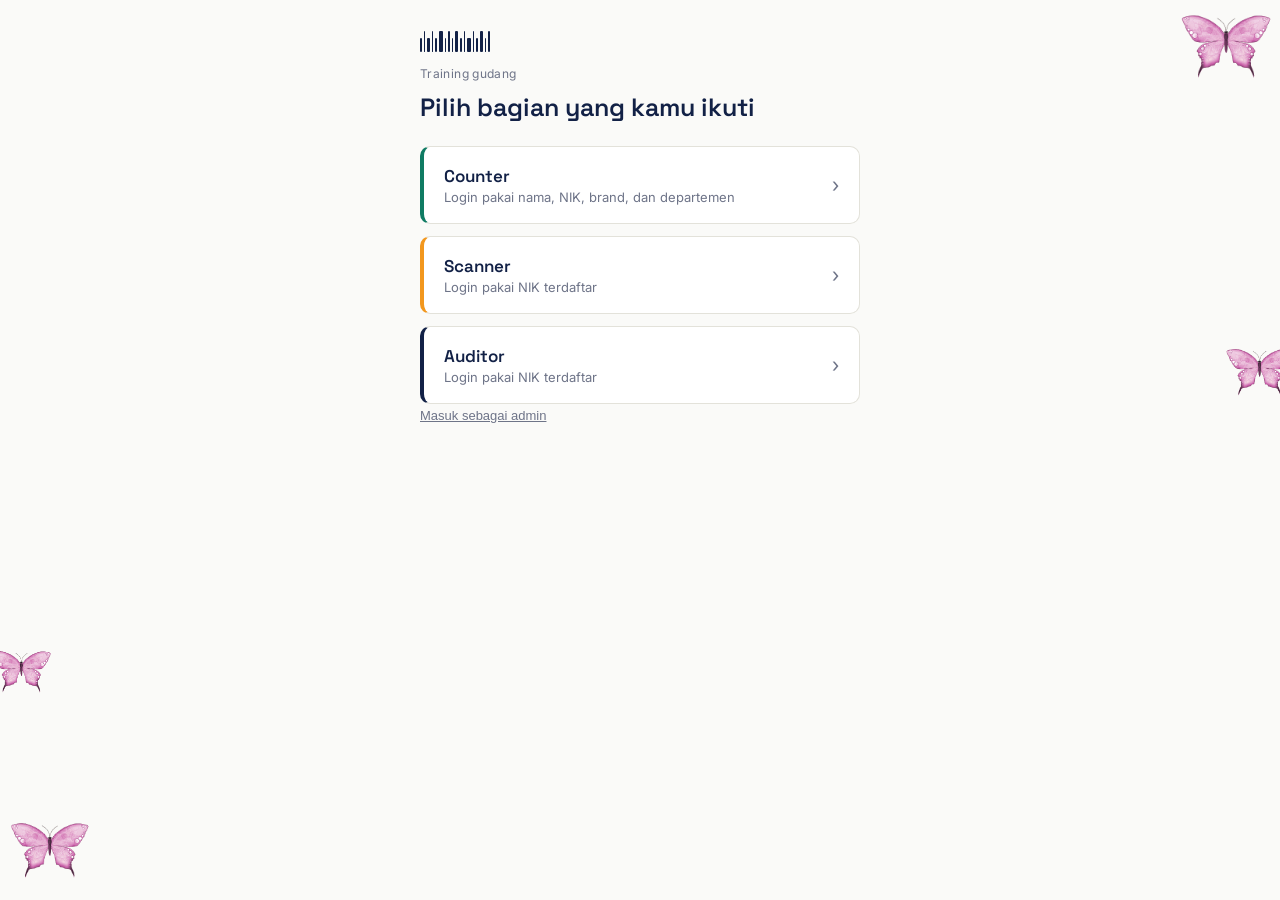
<file: training/index.html>
<!DOCTYPE html>
<html lang="id">
<head>
<meta charset="UTF-8" />
<meta name="viewport" content="width=device-width, initial-scale=1.0" />
<title>Training Gudang</title>
<link rel="preconnect" href="https://fonts.googleapis.com">
<link rel="preconnect" href="https://fonts.gstatic.com" crossorigin>
<link href="https://fonts.googleapis.com/css2?family=Space+Grotesk:wght@500;600;700&family=Inter:wght@400;500;600&display=swap" rel="stylesheet">
<style>
  :root{
    --bg:#FAFAF8;
    --surface:#FFFFFF;
    --surface-2:#F1F1EC;
    --border:#E3E2DA;
    --ink:#122146;
    --text:#232A3B;
    --text-muted:#6E7488;
    --accent:#F2971D;
    --accent-soft:#FFF1DC;
    --good:#0F7B63;
    --good-soft:#E3F3EE;
    --bad:#C8432F;
    --radius:14px;
    --font-display:"Space Grotesk", -apple-system, sans-serif;
    --font-body:"Inter", -apple-system, BlinkMacSystemFont, "Segoe UI", Roboto, Helvetica, Arial, sans-serif;
    --c-counter:#0F7B63;
    --c-counter-soft:#E3F3EE;
    --c-scanner:#F2971D;
    --c-scanner-soft:#FFF1DC;
    --c-auditor:#122146;
    --c-auditor-soft:#E7EAF2;
  }

  /* ---------- Background per peran ---------- */
  body{ transition:background .3s; }
  body[data-role="counter"]{ background:#D9A400; }
  body[data-role="scanner"]{ background:#2F7D4A; }
  body[data-role="auditor"]{ background:#ED2939; }
  body[data-role] #app > div > h1,
  body[data-role] #app > div > h2,
  body[data-role] #app > div > h3,
  body[data-role] #app > div > p.sub,
  body[data-role] #app > div > .loading,
  body[data-role] #app > div > .brand,
  body[data-role] #app > .brand,
  body[data-role] #app > div > .top-nav .back{ color:#fff; }
  body[data-role="counter"] #app > div > h1,
  body[data-role="counter"] #app > div > h2,
  body[data-role="counter"] #app > div > h3,
  body[data-role="counter"] #app > div > p.sub,
  body[data-role="counter"] #app > div > .loading,
  body[data-role="counter"] #app > div > .top-nav .back{ color:#1d1600; }
  /* ---------- Kupu-kupu ---------- */
  .bf{ position:fixed; width:96px; height:auto; opacity:.9; pointer-events:none; z-index:0; }
  .bf img{ width:100%; display:block; }
  .bf1{ top:6px; right:8px; animation:bf-flutter 6s ease-in-out infinite; }
  .bf2{ bottom:10px; left:6px; width:84px; animation:bf-flutter 7s ease-in-out 1.2s infinite; }
  .bf3{ top:38%; right:-14px; width:72px; animation:bf-flutter 8s ease-in-out .6s infinite; }
  .bf4{ bottom:22%; left:-12px; width:64px; animation:bf-flutter 9s ease-in-out 2s infinite; }
  /* ---------- Kupu-kupu terbang saat loading ---------- */
  #bfly{ position:fixed; bottom:28px; left:0; width:84px; z-index:60; pointer-events:none; opacity:0; transform:translateX(-120px); }
  #bfly img{ width:100%; display:block; animation:bfly-y .9s ease-in-out infinite; }
  #bfly.on{ opacity:1; animation:bfly-x 2.4s linear infinite; }
  @keyframes bfly-x{ from{ transform:translateX(-120px); } to{ transform:translateX(calc(100vw + 40px)); } }
  @keyframes bfly-y{ 0%,100%{ transform:translateY(0) rotate(6deg); } 50%{ transform:translateY(-30px) rotate(-8deg); } }
  #app{ position:relative; z-index:1; }
  @keyframes bf-flutter{ 0%,100%{transform:translateY(0) rotate(-6deg);} 50%{transform:translateY(-14px) rotate(6deg);} }
  @keyframes bf-loop1{ 0%{transform:translate(0,0) rotate(-10deg);} 25%{transform:translate(-40px,-24px) rotate(12deg);} 50%{transform:translate(-70px,10px) rotate(-8deg);} 75%{transform:translate(-26px,34px) rotate(10deg);} 100%{transform:translate(0,0) rotate(-10deg);} }
  @keyframes bf-loop2{ 0%{transform:translate(0,0) rotate(8deg);} 25%{transform:translate(40px,-30px) rotate(-14deg);} 50%{transform:translate(70px,6px) rotate(12deg);} 75%{transform:translate(24px,30px) rotate(-8deg);} 100%{transform:translate(0,0) rotate(8deg);} }
  @media (prefers-reduced-motion: reduce){ .bf, #bfly, #bfly img{ animation:none !important; } }
  /* ---------- Kolom wajib isi ---------- */
  .req-label{ display:block; font-weight:800; font-size:14px; color:var(--ink); margin:4px 0 6px; }
  .req-label .star{ color:var(--bad); }
  .so-card input.req{ font-weight:700; border:2px solid var(--ink); }
  *{box-sizing:border-box;}
  body{
    margin:0;
    font-family:var(--font-body);
    background:var(--bg);
    color:var(--text);
    min-height:100vh;
    display:flex;
    justify-content:center;
  }
  #app{
    width:100%;
    max-width:480px;
    min-height:100vh;
    padding:24px 20px 40px;
    display:flex;
    flex-direction:column;
  }
  .brand{
    font-size:12px;
    letter-spacing:0.03em;
    color:var(--text-muted);
    margin-bottom:10px;
  }
  .barcode{
    display:flex;
    align-items:flex-end;
    gap:2px;
    height:28px;
    margin-bottom:14px;
  }
  .barcode span{ display:block; width:3px; background:var(--ink); border-radius:1px; }
  h1{ font-family:var(--font-display); color:var(--ink); font-size:25px; font-weight:600; margin:0 0 22px; line-height:1.3; }
  h2{ font-family:var(--font-display); color:var(--ink); font-size:19px; font-weight:600; margin:0 0 6px; }
  p.sub{ color:var(--text-muted); font-size:14px; margin:0 0 20px; line-height:1.5; }

  .section-grid{ display:flex; flex-direction:column; gap:12px; }
  .section-card{
    background:var(--surface);
    border:1px solid var(--border);
    border-left:4px solid var(--c);
    border-radius:10px;
    padding:18px 20px;
    text-align:left;
    color:var(--text);
    cursor:pointer;
    font-family:inherit;
    display:flex;
    align-items:center;
    justify-content:space-between;
  }
  .section-card:active{ transform:scale(0.98); }
  .section-card .label{ font-family:var(--font-display); font-size:17px; font-weight:600; color:var(--ink); }
  .section-card .desc{ font-size:13px; color:var(--text-muted); margin-top:2px; }
  .chev{ color:var(--text-muted); font-size:20px; }

  input[type=text]{
    width:100%;
    background:var(--surface);
    border:1px solid var(--border);
    color:var(--text);
    padding:14px 16px;
    border-radius:10px;
    font-size:16px;
    margin-bottom:12px;
  }
  input[type=text]:focus{ outline:none; border-color:var(--accent); }

  select{
    width:100%;
    background:var(--surface);
    border:1px solid var(--border);
    color:var(--text);
    padding:14px 16px;
    border-radius:10px;
    font-size:16px;
    margin-bottom:12px;
  }

  button.primary{
    width:100%;
    background:var(--accent);
    color:#2B1900;
    border:none;
    padding:15px 16px;
    border-radius:10px;
    font-size:16px;
    font-weight:700;
    cursor:pointer;
    margin-top:4px;
  }
  button.primary:active{ transform:scale(0.98); }
  button.primary:disabled{ opacity:0.45; cursor:default; }
  button.ghost{
    width:100%;
    background:transparent;
    color:var(--text-muted);
    border:1px solid var(--border);
    padding:13px 16px;
    border-radius:10px;
    font-size:14px;
    cursor:pointer;
    margin-top:10px;
  }
  button.link{
    background:none;
    border:none;
    color:var(--text-muted);
    font-size:13px;
    text-decoration:underline;
    cursor:pointer;
    padding:0;
    margin-top:auto;
    align-self:center;
  }

  .error{ color:var(--bad); font-size:13px; margin:-6px 0 12px; }
  .success-text{ color:var(--good); font-size:13px; margin:-6px 0 12px; }

  .top-nav{ display:flex; align-items:center; gap:10px; margin-bottom:20px; }
  .back{ background:none; border:none; color:var(--text-muted); font-size:22px; cursor:pointer; padding:0; line-height:1; }

  .tag{
    display:inline-block;
    font-family:var(--font-display);
    font-size:12px;
    font-weight:600;
    padding:5px 12px;
    border-radius:20px;
    margin-bottom:14px;
  }

  .materi-box{
    background:var(--surface);
    border:1px solid var(--border);
    border-radius:var(--radius);
    padding:20px;
    font-size:15px;
    line-height:1.7;
        margin-bottom:20px;
    flex:1;
  }


  .pdf-btn{
    display:block; text-align:center; text-decoration:none;
    background:var(--ink); color:#fff; font-weight:600; font-size:15px;
    padding:14px 16px; border-radius:10px; margin:6px 0 16px;
  }
  .materi-h{ font-family:var(--font-display); font-size:16px; font-weight:600; color:var(--ink); margin:22px 0 8px; }
  .materi-h:first-child{ margin-top:0; }
  .materi-p{ margin:0 0 8px; line-height:1.65; }
  .materi-ul{ margin:0 0 8px; padding-left:20px; }
  .materi-ul li{ margin-bottom:6px; line-height:1.6; }
  .menu-card{
    background:var(--surface);
    border:1px solid var(--border);
    border-left:4px solid var(--c, var(--border));
    border-radius:10px;
    padding:16px 18px;
    margin-bottom:12px;
    display:flex;
    align-items:center;
    justify-content:space-between;
    gap:12px;
  }
  .menu-card.disabled{ opacity:0.5; }
  .menu-left{ display:flex; flex-direction:column; }
  .menu-title{ font-family:var(--font-display); font-size:16px; font-weight:600; color:var(--ink); }
  .menu-desc{ font-size:12px; color:var(--text-muted); margin-top:3px; }
  .menu-btn{
    background:var(--accent);
    color:#2B1900;
    border:none;
    padding:9px 16px;
    border-radius:8px;
    font-size:13px;
    font-weight:700;
    cursor:pointer;
    white-space:nowrap;
    font-family:var(--font-body);
  }
  .menu-btn:disabled{ background:var(--surface-2); color:var(--text-muted); cursor:default; }
  .menu-btn.done{ background:var(--good-soft); color:var(--good); }
  .badge-score{
    font-family:var(--font-display);
    font-size:13px;
    font-weight:600;
    color:var(--good);
    background:var(--good-soft);
    padding:5px 12px;
    border-radius:20px;
  }

  .soal-card{
    background:var(--surface);
    border:1px solid var(--border);
    border-radius:var(--radius);
    padding:18px;
    margin-bottom:14px;
  }
  .soal-num{ font-size:13px; color:var(--text-muted); margin-bottom:6px; }
  .soal-img{ display:block; width:100%; max-width:420px; height:auto; border-radius:10px; border:1px solid var(--border); margin:0 auto 14px; }
  .soal-teks{ font-size:16px; font-weight:600; margin-bottom:14px; line-height:1.4; }
  .pilihan{
    display:flex;
    align-items:flex-start;
    gap:10px;
    padding:12px 14px;
    border:1px solid var(--border);
    border-radius:10px;
    margin-bottom:8px;
    cursor:pointer;
    background:var(--surface);
  }
  .pilihan.selected{ border-color:var(--accent); background:var(--accent-soft); }
  .pilihan .huruf{
    width:22px; height:22px; border-radius:50%;
    border:1px solid var(--border);
    display:flex; align-items:center; justify-content:center;
    font-size:12px; font-weight:700; color:var(--text-muted);
    flex-shrink:0; background:var(--surface);
  }
  .pilihan.selected .huruf{ background:var(--accent); border-color:var(--accent); color:#2B1900; }
  .pilihan .teks{ font-size:14px; line-height:1.5; }

  .center-flex{ flex:1; display:flex; flex-direction:column; align-items:center; justify-content:center; text-align:center; }
  .score-circle{
    width:164px; height:164px; border-radius:50%;
    border:2px dashed var(--accent);
    display:flex; flex-direction:column; align-items:center; justify-content:center;
    margin-bottom:20px; background:var(--accent-soft);
    position:relative;
  }
  .score-circle::before{
    content:"";
    position:absolute; inset:10px;
    border-radius:50%;
    background:var(--surface);
    border:1px solid var(--border);
  }
  .score-num{ font-family:var(--font-display); font-size:42px; font-weight:600; color:var(--ink); position:relative; }
  .score-label{ font-size:11px; letter-spacing:0.04em; color:var(--text-muted); margin-top:2px; position:relative; }

  .loading{ text-align:center; color:var(--text-muted); padding:40px 0; font-size:14px; }

  .progress-bar{ height:4px; background:var(--surface-2); border-radius:2px; margin-bottom:20px; overflow:hidden; }
  .progress-fill{ height:100%; background:var(--accent); transition:width .2s ease; }


  .barcode.small{ height:18px; margin-bottom:10px; }
  .tabs{ display:flex; gap:6px; margin:14px 0 18px; border-bottom:1px solid var(--border); }
  .tab{
    background:none; border:none; padding:10px 12px; font-family:var(--font-display);
    font-size:14px; font-weight:600; color:var(--text-muted); cursor:pointer;
    border-bottom:3px solid transparent; margin-bottom:-1px;
  }
  .tab.active{ color:var(--ink); border-bottom-color:var(--accent); }
  .stat-grid{ display:grid; grid-template-columns:repeat(3,1fr); gap:10px; margin-bottom:16px; }
  .stat-grid.two{ grid-template-columns:repeat(2,1fr); }
  .stat{ background:var(--surface); border:1px solid var(--border); border-radius:10px; padding:14px 12px; }
  .stat-num{ font-family:var(--font-display); font-size:28px; font-weight:600; line-height:1; }
  .stat-label{ font-size:12px; color:var(--text-muted); margin-top:6px; }
  .filters{ display:grid; grid-template-columns:repeat(3,1fr); gap:8px; margin-bottom:12px; }
  .filters.one{ grid-template-columns:1fr; }
  .filters select{ margin-bottom:0; padding:11px 10px; font-size:14px; }
  .result-list{ margin-top:16px; }
  .result-item{
    background:var(--surface); border:1px solid var(--border); border-left:4px solid var(--c, var(--border));
    border-radius:10px; padding:12px 14px; margin-bottom:8px;
    display:flex; align-items:center; justify-content:space-between; gap:10px;
  }
  .result-name{ font-family:var(--font-display); font-size:15px; font-weight:600; color:var(--ink); }
  .result-meta{ font-size:12px; color:var(--text-muted); margin-top:3px; }
  .result-right{ display:flex; align-items:center; gap:8px; flex-shrink:0; }
  .nilai-badge{ font-family:var(--font-display); font-weight:600; font-size:15px; min-width:44px; text-align:center; padding:6px 10px; border-radius:8px; }
  .nilai-badge.pass{ background:var(--good-soft); color:var(--good); }
  .nilai-badge.fail{ background:#FBE7E3; color:var(--bad); }
  .mini-btn{ background:var(--surface); border:1px solid var(--border); color:var(--ink); font-size:12px; font-weight:600; padding:7px 10px; border-radius:8px; cursor:pointer; font-family:var(--font-body); }
  .menu-btn.wait{ background:var(--surface-2); color:var(--text-muted); }
  a.menu-btn{ text-decoration:none; display:inline-block; }
  .so-card{ background:var(--surface); border:1px solid var(--border); border-radius:var(--radius); padding:14px; margin-bottom:12px; }
  .so-card h3{ margin:0 0 6px; font-family:var(--font-display); color:var(--ink); font-size:17px; }
  .chip{ display:inline-block; padding:3px 10px; border-radius:99px; font-size:12px; font-weight:600; background:var(--accent-soft); color:#8A5200; margin-right:6px; }
  .chip.good{ background:var(--good-soft); color:var(--good); }
  .chip.muted{ background:var(--surface-2); color:var(--text-muted); }
  .date-chips{ display:flex; flex-wrap:wrap; gap:6px; margin-bottom:4px; }
  .date-chip{ border:1px solid var(--border); background:var(--surface); color:var(--ink); border-radius:999px; padding:6px 12px; font-size:13px; cursor:pointer; }
  .date-chip.on{ background:var(--ink); color:#fff; border-color:var(--ink); }
  .thumbs{ display:flex; flex-wrap:wrap; gap:8px; margin:8px 0; }
  .thumb{ position:relative; width:84px; height:84px; border-radius:8px; overflow:hidden; border:1px solid var(--border); }
  .thumb img{ width:100%; height:100%; object-fit:cover; display:block; }
  .thumb button{ position:absolute; top:2px; right:2px; width:22px; height:22px; padding:0; border-radius:50%; font-size:12px; line-height:1; background:rgba(0,0,0,.6); color:#fff; border:0; }
  .gond{ border-top:1px dashed var(--border); padding:8px 0; font-size:13px; }
  .gond b{ font-family:var(--font-display); color:var(--ink); font-size:15px; }
  .so-card input[type=text]{ margin-bottom:8px; }
  .menu-btn.ask{ background:var(--ink); color:#fff; }
  .badge-wait{ font-family:var(--font-display); font-size:12px; font-weight:600; color:#8a5a00; background:var(--accent-soft); padding:5px 12px; border-radius:20px; white-space:nowrap; }
  .gel-chip{ display:inline-block; font-size:12px; font-weight:600; color:var(--text-muted); background:var(--surface-2); padding:3px 10px; border-radius:20px; margin-left:6px; vertical-align:middle; }
  .ap-actions{ display:flex; gap:6px; }
  .mini-btn.ok{ background:var(--good-soft); color:var(--good); border-color:transparent; }
  .mini-btn.no{ background:#FBE7E3; color:var(--bad); border-color:transparent; }
  .row-gap{ display:flex; gap:8px; align-items:center; margin-bottom:12px; }
  .row-gap select{ margin-bottom:0; }
  .row-gap button{ width:auto; margin:0; white-space:nowrap; padding:12px 16px; }
  .admin-field label{ font-size:13px; font-weight:600; color:var(--text-muted); display:block; margin-bottom:6px; }
</style>
</head>
<body>
<div id="bfly"><img src="[data-uri]" alt=""></div>
<div class="bf bf1"><img src="[data-uri]" alt=""></div><div class="bf bf2"><img src="[data-uri]" alt=""></div><div class="bf bf3"><img src="[data-uri]" alt=""></div><div class="bf bf4"><img src="[data-uri]" alt=""></div>
<div id="app"></div>

<script>
(function(){
  var n = 0, t = null, fly = null;
  function sync(){
    fly = fly || document.getElementById("bfly"); if(!fly) return;
    if(n > 0){ if(!t && !fly.classList.contains("on")) t = setTimeout(function(){ t = null; if(n > 0) fly.classList.add("on"); }, 180); }
    else { if(t){ clearTimeout(t); t = null; } fly.classList.remove("on"); }
  }
  var of = window.fetch; if(!of) return;
  window.fetch = function(){ n++; sync(); var p; try{ p = of.apply(this, arguments); }catch(e){ n--; sync(); throw e; }
    return p.then(function(r){ n--; sync(); return r; }, function(e){ n--; sync(); throw e; }); };
})();
</script>
<script>
const SUPABASE_URL = "https://akrjxgtevgwadhslkhee.supabase.co";
const SUPABASE_KEY = "eyJhbGciOiJIUzI1NiIsInR5cCI6IkpXVCJ9.eyJpc3MiOiJzdXBhYmFzZSIsInJlZiI6ImFrcmp4Z3Rldmd3YWRoc2xraGVlIiwicm9sZSI6ImFub24iLCJpYXQiOjE3ODM5NjQ3MzUsImV4cCI6MjA5OTU0MDczNX0.BVPsD3zyEy4fv-Ihy2JiFcgyx1l6hBGta0xVA08nnDg";
const ADMIN_PASSCODE = "gudang123"; // ganti sesuai kebutuhan, ini cuma pengaman ringan untuk prototype

async function sb(path){
  const res = await fetch(SUPABASE_URL + "/rest/v1/" + path, {
    headers:{ "apikey": SUPABASE_KEY, "Authorization": "Bearer " + SUPABASE_KEY }
  });
  if(!res.ok) throw new Error("Gagal ambil data");
  return res.json();
}
async function sbAll(path){
  const out = [];
  for(let off=0; ; off+=1000){
    const rows = await sb(path + "&limit=1000&offset=" + off);
    out.push(...rows);
    if(rows.length < 1000) break;
  }
  return out;
}
async function sbInsert(table, body){
  const res = await fetch(SUPABASE_URL + "/rest/v1/" + table, {
    method:"POST",
    headers:{ "apikey": SUPABASE_KEY, "Authorization": "Bearer " + SUPABASE_KEY, "Content-Type":"application/json", "Prefer":"return=minimal" },
    body: JSON.stringify(body)
  });
  if(!res.ok) throw new Error("Gagal simpan data");
}
async function sbUpsert(table, body, conflictCols){
  const res = await fetch(SUPABASE_URL + "/rest/v1/" + table + "?on_conflict=" + conflictCols, {
    method:"POST",
    headers:{ "apikey": SUPABASE_KEY, "Authorization": "Bearer " + SUPABASE_KEY, "Content-Type":"application/json", "Prefer":"resolution=merge-duplicates,return=minimal" },
    body: JSON.stringify(body)
  });
  if(!res.ok) throw new Error("Gagal update data");
}

async function sbPatch(path, body){
  const res = await fetch(SUPABASE_URL + "/rest/v1/" + path, {
    method:"PATCH",
    headers:{ "apikey": SUPABASE_KEY, "Authorization": "Bearer " + SUPABASE_KEY, "Content-Type":"application/json", "Prefer":"return=minimal" },
    body: JSON.stringify(body)
  });
  if(!res.ok) throw new Error("Gagal update data");
}

const SECTION_INFO = {
  counter: { label:"Counter", desc:"Login pakai nama, NIK, brand, dan departemen", color:"var(--c-counter)", soft:"var(--c-counter-soft)" },
  scanner: { label:"Scanner", desc:"Login pakai NIK terdaftar", color:"var(--c-scanner)", soft:"var(--c-scanner-soft)" },
  auditor: { label:"Auditor", desc:"Login pakai NIK terdaftar", color:"var(--c-auditor)", soft:"var(--c-auditor-soft)" }
};
const JENIS_INFO = {
  pretest: { label:"Pre Test", desc:"Dikerjakan sebelum materi selesai dievaluasi" },
  posttest: { label:"Post Test", desc:"Dikerjakan setelah materi selesai dipelajari" }
};

let state = {
  screen: "home",
  section: null,
  nama: "",
  nik: "",
  identifier: "",
  inputVal: "",
  inputBrand: "",
  inputDept: "",
  inputNik: "",
  brand: "",
  departemen: "",
  errorMsg: "",
  loading: false,
  modul: null,
  progress: { sudah_baca_materi:false },
  locks: {
    pretest: { selesai:false, boleh_ulang:false, nilai:null },
    posttest: { selesai:false, boleh_ulang:false, nilai:null }
  },
  gelombang: 1,
  approvals: { pretest:null, posttest:null },
  currentJenis: null,
  soalList: [],
  jawaban: {},
  hasil: null,
  adminAuthed: false,
  adminPasscodeInput: "",
  adminSection: "scanner",
  adminIdentifier: "",
  adminJenis: "pretest",
  adminMsg: "",
  adminLoading: false,
  adminTab: "hasil",
  adminData: null,
  adminDataLoading: false,
  fSection: "all",
  fJenis: "all",
  fStatus: "all",
  fTgl: "all",
  fTglSet: {},
  adminGelombang: 1,
  apSection: "all",
  apJenis: "all",
  apStatus: "menunggu",
  apSearch: "",
  layoutUrl: "",
  soLoading: false,
  soData: null,
  soMsg: "",
  adminSO: null,
  adminSOLoading: false,
  soKid: null,
  soSesi: null,
  layoutDraft: "",
  detailKey: "",
  detailRows: null,
  detailLoading: false,
  salahMap: {}
};

const LOGIN_KEY = "training_login_v1";
function persistLogin(){
  try{
    if(state.screen === "home"){ localStorage.removeItem(LOGIN_KEY); return; }
    if(state.section && state.identifier && state.screen !== "admin"){
      localStorage.setItem(LOGIN_KEY, JSON.stringify({t:Date.now(), section:state.section, nama:state.nama, nik:state.nik, identifier:state.identifier, brand:state.brand, departemen:state.departemen}));
    }
  }catch(e){}
}
function restoreLogin(){
  try{
    const raw = localStorage.getItem(LOGIN_KEY);
    if(!raw) return;
    const d = JSON.parse(raw);
    if(!d || !d.section || !d.identifier || Date.now() - d.t > 12 * 3600 * 1000){ localStorage.removeItem(LOGIN_KEY); return; }
    state = Object.assign({}, state, {section:d.section, nama:d.nama, nik:d.nik, identifier:d.identifier, brand:d.brand || "", departemen:d.departemen || "", screen:"menu"});
  }catch(e){}
}
function setState(patch){ state = Object.assign({}, state, patch); persistLogin(); render(); }

function render(){
  try{ if(state.section && state.screen !== "home" && state.screen !== "admin") document.body.setAttribute("data-role", state.section); else document.body.removeAttribute("data-role"); }catch(e){}
  const app = document.getElementById("app");
  app.innerHTML = "";
  app.style.maxWidth = (state.screen === "admin" && state.adminAuthed) ? "760px" : "480px";
  if(state.screen === "home") app.appendChild(renderHome());
  else if(state.screen === "login") app.appendChild(renderLogin());
  else if(state.screen === "menu") app.appendChild(renderMenu());
  else if(state.screen === "so") app.appendChild(renderSO());
  else if(state.screen === "layout") app.appendChild(renderLayout());
  else if(state.screen === "dashboard") app.appendChild(renderDashboard());
  else if(state.screen === "materi") app.appendChild(renderMateri());
  else if(state.screen === "kuis") app.appendChild(renderKuis());
  else if(state.screen === "hasil") app.appendChild(renderHasil());
  else if(state.screen === "admin") app.appendChild(renderAdmin());
}

function el(tag, props, children){
  const e = document.createElement(tag);
  if(props) for(const k in props){
    if(k === "class") e.className = props[k];
    else if(k === "text") e.textContent = props[k];
    else if(k.startsWith("on")) e.addEventListener(k.slice(2).toLowerCase(), props[k]);
    else if(props[k] === null || props[k] === undefined || props[k] === false) e.removeAttribute(k);
    else e.setAttribute(k, props[k]);
  }
  if(children) children.forEach(c => c && e.appendChild(c));
  return e;
}

function isCounter(){ return state.section === "counter"; }

function tagEl(text, info){
  return el("div", {class:"tag", text:text, style:"background:" + info.soft + ";color:" + info.color + ";"});
}

function barcodeEl(){
  const bar = el("div", {class:"barcode"});
  const widths = [2,1,3,1,2,4,1,2,1,3,2,1,4,1,2,3,1,2];
  widths.forEach((w,i)=>{
    const h = 14 + ((i*7) % 14);
    bar.appendChild(el("span", {style:"width:" + w + "px;height:" + h + "px;"}));
  });
  return bar;
}

function renderHome(){
  const wrap = el("div");
  wrap.appendChild(barcodeEl());
  wrap.appendChild(el("div", {class:"brand", text:"Training gudang"}));
  wrap.appendChild(el("h1", {text:"Pilih bagian yang kamu ikuti"}));
  const grid = el("div", {class:"section-grid"});
  ["counter","scanner","auditor"].forEach(key=>{
    const info = SECTION_INFO[key];
    const card = el("button", { class:"section-card", style:"--c:" + info.color, onClick: ()=> setState({screen:"login", section:key, inputVal:"", inputNik:"", inputBrand:"", inputDept:"", errorMsg:""}) });
    const left = el("div");
    left.appendChild(el("div", {class:"label", text:info.label}));
    left.appendChild(el("div", {class:"desc", text:info.desc}));
    card.appendChild(left);
    card.appendChild(el("span", {class:"chev", text:"\u203a"}));
    grid.appendChild(card);
  });
  wrap.appendChild(grid);
  wrap.appendChild(el("button", {class:"link", text:"Masuk sebagai admin", onClick: ()=> setState({screen:"admin", adminMsg:""})}));
  return wrap;
}

function renderLogin(){
  const info = SECTION_INFO[state.section];
  const wrap = el("div");
  const nav = el("div", {class:"top-nav"});
  nav.appendChild(el("button", {class:"back", text:"\u2190", onClick:()=> setState({screen:"home", errorMsg:""})}));
  wrap.appendChild(nav);
  wrap.appendChild(tagEl(info.label, info));

  const counterMode = isCounter();
  wrap.appendChild(el("h2", {text: counterMode ? "Isi data diri kamu" : "Masukkan NIK kamu"}));
  wrap.appendChild(el("p", {class:"sub", text: counterMode
    ? "Data ini dipakai untuk mencatat progres dan nilai kamu."
    : "NIK kamu akan dicocokkan ke daftar peserta " + info.label + "."}));

  const input = el("input", { type:"text", placeholder: counterMode ? "Nama lengkap" : "Contoh: 3201xxxxxxxx", value: state.inputVal });
  input.addEventListener("input", e => { state.inputVal = e.target.value; });
  wrap.appendChild(input);

  let brandInput = null, deptInput = null, nikInput = null;
  if(counterMode){
    nikInput = el("input", { type:"text", placeholder:"NIK", value: state.inputNik });
    nikInput.addEventListener("input", e => { state.inputNik = e.target.value; });
    wrap.appendChild(nikInput);
    brandInput = el("input", { type:"text", placeholder:"Brand", value: state.inputBrand });
    brandInput.addEventListener("input", e => { state.inputBrand = e.target.value; });
    wrap.appendChild(brandInput);
    deptInput = el("input", { type:"text", placeholder:"Departemen", value: state.inputDept });
    deptInput.addEventListener("input", e => { state.inputDept = e.target.value; });
    wrap.appendChild(deptInput);
  }

  if(state.errorMsg) wrap.appendChild(el("div", {class:"error", text: state.errorMsg}));

  const btn = el("button", { class:"primary", text: state.loading ? "Memeriksa..." : "Lanjut", disabled: state.loading });
  btn.addEventListener("click", async ()=>{
    const val = input.value.trim();
    if(!val){ setState({errorMsg: counterMode ? "Nama belum diisi." : "NIK belum diisi."}); return; }
    if(counterMode){
      const nk = nikInput.value.trim().replace(/\s+/g, "");
      const br = brandInput.value.trim(), dp = deptInput.value.trim();
      if(!nk){ setState({errorMsg:"NIK belum diisi."}); return; }
      if(!br){ setState({errorMsg:"Brand belum diisi."}); return; }
      if(!dp){ setState({errorMsg:"Departemen belum diisi."}); return; }
      setState({nama: val, nik: nk, identifier: val, brand: br, departemen: dp, errorMsg:"", screen:"menu"});
      fetchLayoutUrl();
      return;
    }
    setState({loading:true, errorMsg:""});
    try{
      const rows = await sb("training_peserta_nik?nik=eq." + encodeURIComponent(val) + "&section=eq." + state.section + "&select=nama,nik");
      if(rows.length === 0){
        setState({loading:false, errorMsg:"NIK tidak terdaftar untuk bagian " + info.label + "."});
        return;
      }
      setState({loading:false, nama: rows[0].nama, nik: rows[0].nik, identifier: rows[0].nik, screen:"menu"});
      fetchLayoutUrl();
    }catch(err){
      setState({loading:false, errorMsg:"Gagal memeriksa NIK. Coba lagi."});
    }
  });
  wrap.appendChild(btn);
  setTimeout(()=> input.focus(), 50);
  return wrap;
}

async function fetchApprovals(){
  const g = state.gelombang;
  const rows = await sb("training_approval?section=eq." + state.section + "&identifier=eq." + encodeURIComponent(state.identifier) + "&gelombang=eq." + g + "&select=jenis,status");
  const ap = { pretest:null, posttest:null };
  rows.forEach(r=>{ ap[r.jenis] = r.status; });
  return ap;
}

async function fetchGelombang(){ return 1; }

async function loadDashboard(){
  setState({loading:true, screen:"dashboard"});
  try{
    const gelombang = await fetchGelombang();
    state.gelombang = gelombang;
    const progRows = await sb("training_progress?section=eq." + state.section + "&identifier=eq." + encodeURIComponent(state.identifier) + "&select=sudah_baca_materi");
    const lockRows = await sb("training_test_lock?section=eq." + state.section + "&identifier=eq." + encodeURIComponent(state.identifier) + "&select=jenis,selesai,boleh_ulang");
    const hasilRows = await sb("training_hasil?section=eq." + state.section + "&identifier=eq." + encodeURIComponent(state.identifier) + "&gelombang=eq." + gelombang + "&select=jenis,nilai,selesai_at&order=selesai_at.desc");
    const approvals = await fetchApprovals();

    const locks = { pretest:{selesai:false, boleh_ulang:false, nilai:null}, posttest:{selesai:false, boleh_ulang:false, nilai:null} };
    lockRows.forEach(r=>{ locks[r.jenis].selesai = r.selesai; locks[r.jenis].boleh_ulang = r.boleh_ulang; });
    ["pretest","posttest"].forEach(j=>{
      const found = hasilRows.find(h => h.jenis === j);
      if(found) locks[j].nilai = found.nilai;
    });

    setState({
      loading:false,
      gelombang,
      approvals,
      progress: { sudah_baca_materi: progRows.length ? progRows[0].sudah_baca_materi : false },
      locks
    });
  }catch(err){
    setState({loading:false});
  }
}

// cek status persetujuan diam-diam (tanpa layar "memuat") selama peserta menunggu
async function refreshApprovalsQuiet(){
  if(state.screen !== "dashboard" || state.loading) return;
  if(state.approvals.pretest !== "menunggu" && state.approvals.posttest !== "menunggu") return;
  try{
    const approvals = await fetchApprovals();
    if(state.screen === "dashboard" && (approvals.pretest !== state.approvals.pretest || approvals.posttest !== state.approvals.posttest)){
      setState({approvals});
    }
  }catch(e){ /* abaikan, coba lagi di putaran berikutnya */ }
}
setInterval(refreshApprovalsQuiet, 8000);

async function requestTest(jenis){
  setState({loading:true});
  const body = {
    section: state.section, identifier: state.identifier, nama: state.nama,
    brand: state.brand || null, departemen: state.departemen || null,
    jenis: jenis, gelombang: state.gelombang, status: "menunggu"
  };
  try{
    try{
      await sbInsert("training_approval", body);
    }catch(e){
      // sudah ada barisnya (mis. pernah ditolak): ajukan ulang, tapi jangan menimpa yang sudah disetujui
      await sbPatch("training_approval?section=eq." + state.section + "&identifier=eq." + encodeURIComponent(state.identifier) + "&jenis=eq." + jenis + "&gelombang=eq." + state.gelombang + "&status=eq.ditolak",
        { status:"menunggu", requested_at: new Date().toISOString(), decided_at: null });
    }
  }catch(err){ /* status dibaca ulang di bawah */ }
  await loadDashboard();
}

async function startTest(jenis){
  const lock = state.locks[jenis];
  const retake = lock.selesai && lock.boleh_ulang;
  if(!retake){
    setState({loading:true});
    let st = null;
    try{ st = (await fetchApprovals())[jenis]; }catch(e){}
    if(st !== "disetujui"){ await loadDashboard(); return; }
    setState({loading:false});
  }
  setState({currentJenis: jenis});
  loadKuis();
}

function renderDashboard(){
  const info = SECTION_INFO[state.section];
  const wrap = el("div");
  const nav = el("div", {class:"top-nav"});
  nav.appendChild(el("button", {class:"back", text:"\u2190", onClick:()=> setState({screen:"menu"})}));
  wrap.appendChild(nav);
  wrap.appendChild(tagEl(info.label + " \u00b7 " + state.nama, info));
  wrap.appendChild(el("h2", {text:"Menu training"}));

  if(state.loading){
    wrap.appendChild(el("div", {class:"loading", text:"Memuat status..."}));
    return wrap;
  }

  wrap.appendChild(el("p", {class:"sub", text:"Materi bisa dibaca kapan saja. Pre Test dan Post Test perlu persetujuan admin dulu. Post Test baru bisa diajukan setelah Pre Test selesai."}));

  // Materi card
  const materiCard = el("div", {class:"menu-card", style:"--c:" + info.color});
  const materiLeft = el("div", {class:"menu-left"});
  materiLeft.appendChild(el("div", {class:"menu-title", text:"Materi"}));
  materiLeft.appendChild(el("div", {class:"menu-desc", text: state.progress.sudah_baca_materi ? "Sudah dibaca" : "Belum dibaca"}));
  materiCard.appendChild(materiLeft);
  const materiBtn = el("button", {class:"menu-btn" + (state.progress.sudah_baca_materi ? " done" : ""), text: state.progress.sudah_baca_materi ? "Baca lagi" : "Buka"});
  materiBtn.addEventListener("click", ()=>{ setState({screen:"materi"}); loadMateri(); });
  materiCard.appendChild(materiBtn);
  wrap.appendChild(materiCard);

  // Pretest & Posttest cards (butuh persetujuan admin)
  const pretestDone = state.approvals.pretest === "dipakai" && !state.locks.pretest.boleh_ulang;
  wrap.appendChild(el("div", {class:"sub", style:"margin:-8px 0 14px;", text:"Remedial: minta ulang jika nilai < " + PASS_GRADE}));
  ["pretest","posttest"].forEach(jenis=>{
    const jinfo = JENIS_INFO[jenis];
    const lock = state.locks[jenis];
    const ap = state.approvals[jenis];
    const retake = lock.selesai && lock.boleh_ulang;
    const done = ap === "dipakai" && !retake;
    const gatedByPretest = jenis === "posttest" && !pretestDone && !done && !retake;
    const card = el("div", {class:"menu-card" + (gatedByPretest ? " disabled" : ""), style:"--c:" + info.color});
    const left = el("div", {class:"menu-left"});
    left.appendChild(el("div", {class:"menu-title", text: jinfo.label}));
    let desc = "Perlu persetujuan admin sebelum mulai";
    if(retake) desc = "Sudah dibuka admin untuk mengulang";
    else if(done) desc = "Sudah dikerjakan, hubungi admin untuk mengulang";
    else if(gatedByPretest) desc = "Selesaikan Pre Test dulu";
    else if(ap === "disetujui") desc = "Disetujui admin, silakan mulai";
    else if(ap === "menunggu") desc = "Menunggu persetujuan admin (halaman ini memeriksa otomatis)";
    else if(ap === "ditolak") desc = "Permintaan ditolak admin. Hubungi admin atau ajukan lagi";
    left.appendChild(el("div", {class:"menu-desc", text: desc}));
    card.appendChild(left);

    if(done){
      card.appendChild(el("div", {class:"badge-score", text:"Nilai " + (lock.nilai != null ? lock.nilai : "-")}));
    } else if(retake){
      const btn = el("button", {class:"menu-btn", text:"Ulang"});
      btn.addEventListener("click", ()=>{ if(confirm("Mulai " + JENIS_INFO[jenis].label + " sekarang? Jawaban yang sudah dikirim tidak bisa diubah.")) startTest(jenis); });
      card.appendChild(btn);
    } else if(gatedByPretest){
      card.appendChild(el("button", {class:"menu-btn", text:"Ajukan", disabled:true}));
    } else if(ap === "disetujui"){
      const btn = el("button", {class:"menu-btn", text:"Mulai"});
      btn.addEventListener("click", ()=>{ if(confirm("Mulai " + JENIS_INFO[jenis].label + " sekarang? Jawaban yang sudah dikirim tidak bisa diubah.")) startTest(jenis); });
      card.appendChild(btn);
    } else if(ap === "menunggu"){
      card.appendChild(el("div", {class:"badge-wait", text:"Menunggu admin"}));
    } else {
      const btn = el("button", {class:"menu-btn ask", text: ap === "ditolak" ? "Ajukan lagi" : "Ajukan"});
      btn.addEventListener("click", ()=>{ if(confirm("Ajukan " + JENIS_INFO[jenis].label + " ke admin?")) requestTest(jenis); });
      card.appendChild(btn);
    }
    wrap.appendChild(card);
  });

  return wrap;
}

async function loadMateri(){
  setState({loading:true});
  try{
    const rows = await sb("training_modul?section=eq." + state.section + "&select=judul,konten,pdf_url");
    setState({loading:false, modul: rows[0] || {judul:"Materi belum tersedia", konten:"Materi untuk bagian ini belum diisi admin."}});
  }catch(err){
    setState({loading:false, modul: {judul:"Gagal memuat materi", konten:"Terjadi kesalahan saat mengambil materi. Coba lagi."}});
  }
}


function renderKonten(konten){
  const box = el("div", {class:"materi-box"});
  let ul = null;
  String(konten || "").split("\n").forEach(raw=>{
    const line = raw.trim();
    if(!line){ ul = null; return; }
    if(line.startsWith("## ")){
      ul = null;
      box.appendChild(el("h3", {class:"materi-h", text: line.slice(3)}));
    } else if(line.startsWith("- ")){
      if(!ul){ ul = el("ul", {class:"materi-ul"}); box.appendChild(ul); }
      ul.appendChild(el("li", {text: line.slice(2)}));
    } else {
      ul = null;
      box.appendChild(el("p", {class:"materi-p", text: line}));
    }
  });
  return box;
}

function renderMateri(){
  const info = SECTION_INFO[state.section];
  const wrap = el("div");
  const nav = el("div", {class:"top-nav"});
  nav.appendChild(el("button", {class:"back", text:"\u2190", onClick:()=> setState({screen:"dashboard"})}));
  wrap.appendChild(nav);
  wrap.appendChild(tagEl(info.label + " \u00b7 " + state.nama, info));

  if(state.loading || !state.modul){
    wrap.appendChild(el("div", {class:"loading", text:"Memuat materi..."}));
    return wrap;
  }
  wrap.appendChild(el("h2", {text: state.modul.judul}));
  if(state.modul.pdf_url){
    const pdfBtn = el("a", {class:"pdf-btn", href: state.modul.pdf_url, target:"_blank", rel:"noopener", text:"Buka materi lengkap (PDF)"});
    wrap.appendChild(pdfBtn);
    wrap.appendChild(el("p", {class:"sub", text:"Materi dibaca lewat file PDF. Setelah selesai, kembali ke halaman ini dan tekan tombol di bawah."}));
  } else {
    wrap.appendChild(renderKonten(state.modul.konten));
  }

  const btn = el("button", {class:"primary", text: state.progress.sudah_baca_materi ? "Kembali ke menu" : "Saya sudah baca materi ini", disabled: state.loading});
  btn.addEventListener("click", async ()=>{
    if(state.progress.sudah_baca_materi){ setState({screen:"dashboard"}); return; }
    setState({loading:true});
    try{
      await sbUpsert("training_progress", { section: state.section, identifier: state.identifier, sudah_baca_materi: true }, "section,identifier");
    }catch(err){ /* tetap lanjut walau gagal simpan status */ }
    setState({loading:false, progress:{sudah_baca_materi:true}, screen:"dashboard"});
  });
  wrap.appendChild(btn);
  return wrap;
}

async function loadKuis(){
  setState({loading:true, screen:"kuis", jawaban:{}});
  try{
    const rows = await sb("training_soal?section=eq." + state.section + "&jenis=eq." + state.currentJenis + "&select=id,pertanyaan,pilihan_a,pilihan_b,pilihan_c,pilihan_d,jawaban_benar,gambar&order=urutan.asc");
    setState({loading:false, soalList: rows});
  }catch(err){
    setState({loading:false, soalList: []});
  }
}

function renderKuis(){
  const info = SECTION_INFO[state.section];
  const jinfo = JENIS_INFO[state.currentJenis];
  const wrap = el("div");
  wrap.appendChild(tagEl(info.label + " \u00b7 " + jinfo.label, info));

  if(state.loading){
    wrap.appendChild(el("div", {class:"loading", text:"Memuat soal..."}));
    return wrap;
  }
  if(state.soalList.length === 0){
    wrap.appendChild(el("h2", {text:"Soal belum tersedia"}));
    wrap.appendChild(el("p", {class:"sub", text:"Admin belum menambahkan soal untuk bagian ini."}));
    wrap.appendChild(el("button", {class:"ghost", text:"Kembali ke menu", onClick:()=> setState({screen:"dashboard"})}));
    return wrap;
  }

  const answered = Object.keys(state.jawaban).length;
  const total = state.soalList.length;
  wrap.appendChild(el("h2", {text: jinfo.label + " " + info.label}));
  wrap.appendChild(el("p", {class:"sub", text: answered + " dari " + total + " soal terjawab \u00b7 hanya bisa dikerjakan sekali"}));
  const bar = el("div", {class:"progress-bar"});
  bar.appendChild(el("div", {class:"progress-fill", style:"width:" + Math.round(answered/total*100) + "%"}));
  wrap.appendChild(bar);

  state.soalList.forEach((soal, idx)=>{
    const card = el("div", {class:"soal-card"});
    card.appendChild(el("div", {class:"soal-num", text:"Soal " + (idx+1) + " dari " + total}));
    card.appendChild(el("div", {class:"soal-teks", text: soal.pertanyaan}));
    if(soal.gambar && SOAL_GAMBAR[soal.gambar]){
      card.appendChild(el("img", {class:"soal-img", src:SOAL_GAMBAR[soal.gambar], alt:"Gambar soal"}));
    }
    ["a","b","c","d"].forEach(letter=>{
      const teks = soal["pilihan_" + letter];
      if(!teks) return;
      const isSel = state.jawaban[soal.id] === letter.toUpperCase();
      const opt = el("div", {class:"pilihan" + (isSel ? " selected" : "")});
      opt.appendChild(el("div", {class:"huruf", text: letter.toUpperCase()}));
      opt.appendChild(el("div", {class:"teks", text: teks}));
      opt.addEventListener("click", ()=>{ state.jawaban[soal.id] = letter.toUpperCase(); render(); });
      card.appendChild(opt);
    });
    wrap.appendChild(card);
  });

  if(state.errorMsg) wrap.appendChild(el("div", {class:"error", text: state.errorMsg}));

  const btn = el("button", {class:"primary", text: state.loading ? "Menyimpan..." : "Selesai, kirim jawaban"});
  btn.addEventListener("click", submitKuis);
  wrap.appendChild(btn);
  return wrap;
}

async function submitKuis(){
  const total = state.soalList.length;
  const answered = Object.keys(state.jawaban).length;
  if(answered < total){
    setState({errorMsg:"Masih ada " + (total - answered) + " soal yang belum dijawab."});
    return;
  }
  let benar = 0;
  state.soalList.forEach(soal=>{ if(state.jawaban[soal.id] === soal.jawaban_benar) benar++; });
  const nilai = Math.round((benar/total)*100);
  setState({loading:true, errorMsg:""});
  try{
    await sbInsert("training_hasil", {
      section: state.section, nama: state.nama, nik: state.nik || null, identifier: state.identifier,
      jenis: state.currentJenis, benar: benar, total: total, nilai: nilai,
      brand: state.brand || null, departemen: state.departemen || null,
      gelombang: state.gelombang
    });
    await sbUpsert("training_test_lock", {
      section: state.section, identifier: state.identifier, jenis: state.currentJenis,
      selesai: true, boleh_ulang: false
    }, "section,identifier,jenis");
  }catch(err){ /* tetap tampilkan nilai walau gagal simpan */ }
  try{
    const stamp = new Date().toISOString();
    await sbInsert("training_jawaban", state.soalList.map((soal, idx)=>({
      section: state.section, identifier: state.identifier, jenis: state.currentJenis, gelombang: state.gelombang,
      soal_id: soal.id, urutan: idx + 1, pertanyaan: soal.pertanyaan,
      pilihan: { a: soal.pilihan_a, b: soal.pilihan_b, c: soal.pilihan_c, d: soal.pilihan_d },
      jawaban: state.jawaban[soal.id], jawaban_benar: soal.jawaban_benar,
      benar: state.jawaban[soal.id] === soal.jawaban_benar, selesai_at: stamp
    })));
  }catch(err){ /* rincian jawaban gagal tersimpan, nilai tetap aman */ }
  try{
    await sbPatch("training_approval?section=eq." + state.section + "&identifier=eq." + encodeURIComponent(state.identifier) + "&jenis=eq." + state.currentJenis + "&gelombang=eq." + state.gelombang, { status:"dipakai" });
  }catch(err){ /* abaikan */ }
  const locks = Object.assign({}, state.locks);
  const approvals = Object.assign({}, state.approvals);
  approvals[state.currentJenis] = "dipakai";
  locks[state.currentJenis] = { selesai:true, boleh_ulang:false, nilai:nilai };
  setState({loading:false, screen:"hasil", hasil:{benar, total, nilai}, locks, approvals});
}

function renderHasil(){
  const info = SECTION_INFO[state.section];
  const jinfo = JENIS_INFO[state.currentJenis];
  const wrap = el("div", {class:"center-flex"});
  const h = state.hasil;
  const circle = el("div", {class:"score-circle"});
  circle.appendChild(el("div", {class:"score-num", text: h.nilai}));
  circle.appendChild(el("div", {class:"score-label", text:"NILAI"}));
  wrap.appendChild(circle);
  wrap.appendChild(el("h2", {text: jinfo.label + " selesai, " + state.nama}));
  wrap.appendChild(el("p", {class:"sub", text: h.benar + " dari " + h.total + " jawaban benar \u00b7 Bagian " + info.label}));
  const btn = el("button", {class:"ghost", text:"Kembali ke menu"});
  btn.addEventListener("click", ()=> setState({screen:"dashboard", hasil:null, currentJenis:null}));
  wrap.appendChild(btn);
  return wrap;
}

// ---------- ADMIN ----------
const PASS_GRADE = 80;

async function loadAdminData(){
  setState({adminDataLoading:true});
  try{
    const gelombang = await fetchGelombang();
    const hasil = await sb("training_hasil?select=nama,identifier,section,jenis,nilai,selesai_at,brand,departemen,gelombang&order=selesai_at.desc&limit=5000");
    const peserta = await sb("training_peserta_nik?select=nik,nama,section&limit=5000");
    const approvals = await sb("training_approval?select=id,section,identifier,nama,brand,departemen,jenis,gelombang,status,requested_at&order=requested_at.asc&limit=5000");
    const salahMap = {};
    try{
      const salah = await sb("training_jawaban?benar=eq.false&select=section,identifier,jenis,gelombang,urutan,selesai_at&order=selesai_at.desc&limit=1000");
      const latest = {};
      salah.forEach(x=>{
        const k = [x.section, x.identifier, x.jenis, x.gelombang].join("|");
        if(!latest[k]) latest[k] = x.selesai_at;
        if(latest[k] === x.selesai_at){ (salahMap[k] = salahMap[k] || []).push(x.urutan); }
      });
      Object.keys(salahMap).forEach(k=> salahMap[k].sort((a,b)=> a - b));
    }catch(e){ /* rincian salah tidak wajib */ }
    setState({adminDataLoading:false, adminGelombang:gelombang, adminData:{hasil, peserta, approvals}, salahMap});
  }catch(err){
    setState({adminDataLoading:false, adminMsg:"Gagal memuat data nilai."});
  }
}

function tglKey(iso){
  try{ return new Date(iso).toLocaleDateString("en-CA", {timeZone:"Asia/Jakarta"}); }catch(e){ return String(iso).slice(0,10); }
}
function tglLabel(key){
  return new Date(key + "T00:00:00").toLocaleDateString("id-ID", {day:"numeric", month:"long", year:"numeric"});
}
function tglMatch(iso){
  const keys = Object.keys(state.fTglSet || {});
  return keys.length === 0 || !!state.fTglSet[tglKey(iso)];
}
function tglShort(key){
  return new Date(key + "T00:00:00").toLocaleDateString("id-ID", {day:"numeric", month:"short"});
}
function hasilFiltered(){
  return state.adminData.hasil.filter(h => tglMatch(h.selesai_at));
}
function gelLabel(){
  const keys = Object.keys(state.fTglSet || {}).sort();
  return keys.length === 0 ? "Semua tanggal" : "Tanggal " + keys.map(tglShort).join(" + ");
}
function gelSelect(){
  const set = {};
  state.adminData.hasil.forEach(h=>{ set[tglKey(h.selesai_at)] = true; });
  (state.adminData.approvals || []).forEach(a=>{ set[tglKey(a.requested_at)] = true; });
  const wrap = el("div", {class:"date-chips", style:"grid-column:1 / -1;"});
  const all = el("button", {class:"date-chip" + (Object.keys(state.fTglSet || {}).length === 0 ? " on" : ""), text:"Semua tanggal"});
  all.addEventListener("click", ()=> setState({fTglSet:{}}));
  wrap.appendChild(all);
  Object.keys(set).sort().reverse().forEach(k=>{
    const on = !!(state.fTglSet && state.fTglSet[k]);
    const b = el("button", {class:"date-chip" + (on ? " on" : ""), text:tglShort(k)});
    b.addEventListener("click", ()=>{
      const next = Object.assign({}, state.fTglSet);
      if(on) delete next[k]; else next[k] = true;
      setState({fTglSet:next});
    });
    wrap.appendChild(b);
  });
  return wrap;
}

// muat ulang daftar persetujuan saja (dipakai polling di panel admin)
async function refreshAdminApprovals(){
  if(state.screen !== "admin" || !state.adminAuthed || !state.adminData) return;
  try{
    const approvals = await sb("training_approval?select=id,section,identifier,nama,brand,departemen,jenis,gelombang,status,requested_at&order=requested_at.asc&limit=5000");
    if(JSON.stringify(approvals) !== JSON.stringify(state.adminData.approvals)){
      state.adminData = Object.assign({}, state.adminData, {approvals});
      if(state.adminTab === "persetujuan") render();
    }
  }catch(e){}
}
setInterval(()=>{ if(state.adminTab === "persetujuan") refreshAdminApprovals(); }, 15000);

function latestResults(){
  // ambil percobaan terbaru per (section, identifier, jenis, gelombang)
  const seen = {};
  const out = [];
  hasilFiltered().forEach(h=>{
    const k = h.section + "|" + h.identifier + "|" + h.jenis + "|" + h.gelombang;
    if(!seen[k]){ seen[k] = true; out.push(h); }
  });
  return out;
}

function fmtTanggal(iso){
  const d = new Date(iso);
  return d.toLocaleDateString("id-ID", {day:"2-digit", month:"short"}) + " " +
         d.toLocaleTimeString("id-ID", {hour:"2-digit", minute:"2-digit"});
}

function copyText(text){
  if(navigator.clipboard && navigator.clipboard.writeText){
    return navigator.clipboard.writeText(text);
  }
  const ta = document.createElement("textarea");
  ta.value = text; document.body.appendChild(ta); ta.select();
  try{ document.execCommand("copy"); }catch(e){}
  document.body.removeChild(ta);
  return Promise.resolve();
}

function selectEl(options, current, onChange){
  const s = el("select");
  options.forEach(o=>{
    const opt = el("option", {value:o[0], text:o[1]});
    if(current === o[0]) opt.setAttribute("selected","true");
    s.appendChild(opt);
  });
  s.addEventListener("change", e=> onChange(e.target.value));
  return s;
}

function renderAdmin(){
  const wrap = el("div");
  const nav = el("div", {class:"top-nav"});
  nav.appendChild(el("button", {class:"back", text:"\u2190", onClick:()=> setState({screen:"home", adminAuthed:false, adminPasscodeInput:"", adminMsg:""})}));
  wrap.appendChild(nav);

  if(!state.adminAuthed){
    wrap.appendChild(el("h2", {text:"Masuk admin"}));
    wrap.appendChild(el("p", {class:"sub", text:"Masukkan kode admin untuk menyetujui peserta, melihat nilai, dan membuka kunci remedial."}));
    const input = el("input", {type:"text", placeholder:"Kode admin", value: state.adminPasscodeInput});
    input.addEventListener("input", e=>{ state.adminPasscodeInput = e.target.value; });
    wrap.appendChild(input);
    if(state.adminMsg) wrap.appendChild(el("div", {class:"error", text: state.adminMsg}));
    const btn = el("button", {class:"primary", text:"Masuk"});
    btn.addEventListener("click", ()=>{
      if(input.value.trim() === ADMIN_PASSCODE){
        setState({adminAuthed:true, adminMsg:"", adminTab:"persetujuan"});
        loadAdminData();
      } else setState({adminMsg:"Kode admin salah."});
    });
    wrap.appendChild(btn);
    return wrap;
  }

  { const bc = barcodeEl(); bc.classList.add("small"); wrap.appendChild(bc); }
  wrap.appendChild(el("h2", {text:"Panel admin"}));

  const tabs = el("div", {class:"tabs"});
  const pendingN = state.adminData ? state.adminData.approvals.filter(a=> a.status === "menunggu").length : 0;
  [["persetujuan","Persetujuan" + (pendingN ? " (" + pendingN + ")" : "")],["hasil","Nilai peserta"],["hadir","Sudah hadir"],["belum","Belum hadir"],["kunci","Buka kunci"],["so","Registrasi SO"]].forEach(t=>{
    const b = el("button", {class:"tab" + (state.adminTab === t[0] ? " active" : ""), text:t[1]});
    b.addEventListener("click", ()=>{ setState({adminTab:t[0], adminMsg:""}); if(t[0] === "so") loadAdminSO(); });
    tabs.appendChild(b);
  });
  wrap.appendChild(tabs);

  if(state.adminTab === "kunci") wrap.appendChild(renderAdminKunci());
  else if(state.adminTab === "so") wrap.appendChild(renderAdminSO());
  else if(state.adminDataLoading || !state.adminData) wrap.appendChild(el("div", {class:"loading", text:"Memuat data..."}));
  else if(state.adminTab === "persetujuan") wrap.appendChild(renderAdminPersetujuan());
  else if(state.adminTab === "hadir") wrap.appendChild(renderAdminHadir());
  else if(state.adminTab === "belum") wrap.appendChild(renderAdminBelum());
  else wrap.appendChild(renderAdminHasil());
  return wrap;
}

function renderAdminHasil(){
  const box = el("div");
  const all = latestResults();

  // filter
  let rows = all.filter(r =>
    (state.fSection === "all" || r.section === state.fSection) &&
    (state.fJenis === "all" || r.jenis === state.fJenis) &&
    (state.fStatus === "all" || (state.fStatus === "lulus" ? r.nilai >= PASS_GRADE : r.nilai < PASS_GRADE))
  );
  rows.sort((a,b)=> a.nilai - b.nilai);

  const hadirIds = {};
  hasilFiltered().forEach(h=>{ hadirIds[h.section + "|" + h.identifier] = true; });
  const totalHadir = Object.keys(hadirIds).length;
  const remedial = all.filter(r=> r.nilai < PASS_GRADE);
  const lulus = all.length - remedial.length;

  const stats = el("div", {class:"stat-grid"});
  [["Peserta hadir", totalHadir, "var(--ink)"],["Lulus (\u2265" + PASS_GRADE + ")", lulus, "var(--good)"],["Perlu remedial", remedial.length, "var(--bad)"]].forEach(s=>{
    const c = el("div", {class:"stat"});
    c.appendChild(el("div", {class:"stat-num", text:String(s[1]), style:"color:" + s[2]}));
    c.appendChild(el("div", {class:"stat-label", text:s[0]}));
    stats.appendChild(c);
  });
  box.appendChild(stats);

  const gelRow = el("div", {class:"filters one", style:"margin-bottom:8px;"});
  gelRow.appendChild(gelSelect());
  box.appendChild(gelRow);
  const filters = el("div", {class:"filters"});
  filters.appendChild(selectEl([["all","Semua section"],["counter","Counter"],["scanner","Scanner"],["auditor","Auditor"]], state.fSection, v=> setState({fSection:v})));
  filters.appendChild(selectEl([["all","Semua test"],["pretest","Pre Test"],["posttest","Post Test"]], state.fJenis, v=> setState({fJenis:v})));
  filters.appendChild(selectEl([["all","Semua status"],["lulus","Lulus"],["remedial","Remedial"]], state.fStatus, v=> setState({fStatus:v})));
  box.appendChild(filters);

  if(state.adminMsg) box.appendChild(el("div", {class: state.adminMsg.startsWith("Berhasil") || state.adminMsg.startsWith("Daftar") ? "success-text" : "error", text: state.adminMsg}));

  const copyBtn = el("button", {class:"primary", text:"Salin daftar remedial (" + remedial.filter(r=> (state.fSection==="all"||r.section===state.fSection) && (state.fJenis==="all"||r.jenis===state.fJenis)).length + ")"});
  copyBtn.addEventListener("click", async ()=>{
    const list = remedial.filter(r=> (state.fSection==="all"||r.section===state.fSection) && (state.fJenis==="all"||r.jenis===state.fJenis));
    if(!list.length){ setState({adminMsg:"Tidak ada peserta remedial pada filter ini."}); return; }
    const lines = ["Daftar remedial (nilai < " + PASS_GRADE + ") - " + gelLabel(), ""];
    list.forEach((r,i)=>{
      lines.push((i+1) + ". " + r.nama + " (" + (r.section === "counter" ? (r.brand || "-") + " / " + (r.departemen || "-") : r.identifier) + ") - " + SECTION_INFO[r.section].label + " " + JENIS_INFO[r.jenis].label + ": " + r.nilai + (state.salahMap[[r.section, r.identifier, r.jenis, r.gelombang].join("|")] ? " (salah no " + state.salahMap[[r.section, r.identifier, r.jenis, r.gelombang].join("|")].join(", ") + ")" : ""));
    });
    await copyText(lines.join("\n"));
    setState({adminMsg:"Daftar remedial tersalin, tinggal paste ke WhatsApp."});
  });
  box.appendChild(copyBtn);

  const list = el("div", {class:"result-list"});
  if(rows.length === 0){
    list.appendChild(el("div", {class:"loading", text:"Belum ada data untuk filter ini."}));
  }
  rows.forEach(r=>{
    const info = SECTION_INFO[r.section];
    const item = el("div", {class:"result-item", style:"--c:" + info.color});
    const left = el("div", {class:"result-left"});
    left.appendChild(el("div", {class:"result-name", text:r.nama}));
    left.appendChild(el("div", {class:"result-meta", text: (r.section === "counter" && (r.brand || r.departemen) ? (r.brand || "-") + " / " + (r.departemen || "-") : r.identifier) + " \u00b7 " + info.label + " \u00b7 " + JENIS_INFO[r.jenis].label + " \u00b7 " + fmtTanggal(r.selesai_at)}));
    const kSalah = [r.section, r.identifier, r.jenis, r.gelombang].join("|");
    if(state.salahMap[kSalah]) left.appendChild(el("div", {class:"result-meta", style:"color:var(--bad);font-weight:600;", text:"Salah di no " + state.salahMap[kSalah].join(", ")}));
    item.appendChild(left);
    const right = el("div", {class:"result-right"});
    const pass = r.nilai >= PASS_GRADE;
    right.appendChild(el("div", {class:"nilai-badge " + (pass ? "pass" : "fail"), text:String(r.nilai)}));
    if(!pass){
      const ub = el("button", {class:"mini-btn", text:"Buka kunci"});
      ub.addEventListener("click", async ()=>{
        try{
          await sbUpsert("training_test_lock", {section:r.section, identifier:r.identifier, jenis:r.jenis, selesai:true, boleh_ulang:true}, "section,identifier,jenis");
          setState({adminMsg:"Berhasil: " + r.nama + " bisa mengulang " + JENIS_INFO[r.jenis].label + "."});
        }catch(err){ setState({adminMsg:"Gagal membuka kunci."}); }
      });
      right.appendChild(ub);
    }
    const key = [r.section, r.identifier, r.jenis, r.gelombang].join("|");
    const db = el("button", {class:"mini-btn", text: state.detailKey === key ? "Tutup" : "Lihat salah"});
    db.addEventListener("click", ()=>{
      if(state.detailKey === key){ setState({detailKey:"", detailRows:null}); return; }
      loadDetail(r, key);
    });
    right.appendChild(db);
    item.appendChild(right);
    list.appendChild(item);
    if(state.detailKey === key) list.appendChild(renderDetail());
  });
  box.appendChild(list);
  return box;
}

async function loadDetail(r, key){
  setState({detailKey:key, detailRows:null, detailLoading:true});
  try{
    const rows = await sb("training_jawaban?section=eq." + r.section + "&identifier=eq." + encodeURIComponent(r.identifier) + "&jenis=eq." + r.jenis + "&gelombang=eq." + r.gelombang + "&order=selesai_at.desc,urutan.asc&limit=200");
    const latest = rows.length ? rows[0].selesai_at : null;
    setState({detailLoading:false, detailRows: rows.filter(x=> x.selesai_at === latest)});
  }catch(e){
    setState({detailLoading:false, detailRows:[]});
  }
}

function renderDetail(){
  const box = el("div", {class:"so-card", style:"margin:-4px 0 10px;"});
  if(state.detailLoading || !state.detailRows){ box.appendChild(el("div", {class:"loading", text:"Memuat rincian..."})); return box; }
  if(!state.detailRows.length){
    box.appendChild(el("div", {class:"sub", text:"Rincian jawaban belum ada. Tes ini dikerjakan sebelum pencatatan jawaban aktif."}));
    return box;
  }
  const salah = state.detailRows.filter(x=> !x.benar);
  box.appendChild(el("div", {class:"sub", style:"margin:0 0 8px;", text: salah.length ? salah.length + " soal salah dari " + state.detailRows.length : "Semua soal benar"}));
  state.detailRows.forEach(x=>{
    const row = el("div", {class:"gond"});
    const head = el("div");
    head.appendChild(el("span", {class:"chip " + (x.benar ? "good" : ""), style: x.benar ? "" : "background:#FBE7E3;color:#C8432F;", text: (x.benar ? "Benar" : "Salah") + " \u00b7 No " + x.urutan}));
    row.appendChild(head);
    row.appendChild(el("div", {style:"margin:4px 0;font-weight:600;color:var(--ink);", text:x.pertanyaan || ""}));
    const pil = x.pilihan || {};
    const opt = l => l + ". " + (pil[l.toLowerCase()] || "-");
    row.appendChild(el("div", {class:"menu-desc", text:"Jawaban peserta: " + (x.jawaban ? opt(x.jawaban) : "-")}));
    if(!x.benar) row.appendChild(el("div", {class:"menu-desc", style:"color:var(--good);", text:"Kunci: " + opt(x.jawaban_benar)}));
    box.appendChild(row);
  });
  return box;
}

const AP_STATUS_LABEL = { menunggu:"Menunggu", disetujui:"Disetujui", ditolak:"Ditolak", dipakai:"Selesai" };

async function decideApproval(ids, status){
  const stamp = new Date().toISOString();
  setState({adminLoading:true, adminMsg:""});
  try{
    for(const id of ids){
      await sbPatch("training_approval?id=eq." + id, { status:status, decided_at: stamp });
    }
    const approvals = await sb("training_approval?select=id,section,identifier,nama,brand,departemen,jenis,gelombang,status,requested_at&order=requested_at.asc&limit=5000");
    setState({adminLoading:false, adminData:Object.assign({}, state.adminData, {approvals}),
      adminMsg:"Berhasil: " + ids.length + " permintaan " + (status === "disetujui" ? "disetujui." : "ditolak.")});
  }catch(err){
    setState({adminLoading:false, adminMsg:"Gagal memperbarui. Coba lagi."});
  }
}

async function saveGelombang(n){
  setState({adminLoading:true, adminMsg:""});
  try{
    await sbPatch("training_setting?key=eq.gelombang_aktif", { value:String(n), updated_at:new Date().toISOString() });
    setState({adminLoading:false, adminGelombang:n, fGel:"aktif", adminMsg:"Berhasil: gelombang aktif sekarang " + n + ". Peserta yang masuk setelah ini ikut gelombang " + n + "."});
  }catch(err){
    setState({adminLoading:false, adminMsg:"Gagal mengubah gelombang."});
  }
}

function renderAdminPersetujuan(){
  const box = el("div");
  const all = state.adminData.approvals.filter(a=> tglMatch(a.requested_at));
  const gRow = el("div", {class:"filters one", style:"margin-bottom:8px;"});
  gRow.appendChild(gelSelect());
  box.appendChild(gRow);

  const cnt = s2 => all.filter(a=> a.status === s2).length;
  const stats = el("div", {class:"stat-grid"});
  [["Menunggu", cnt("menunggu"), "var(--accent)"],["Disetujui", cnt("disetujui"), "var(--ink)"],["Selesai", cnt("dipakai"), "var(--good)"]].forEach(x=>{
    const c = el("div", {class:"stat"});
    c.appendChild(el("div", {class:"stat-num", text:String(x[1]), style:"color:" + x[2]}));
    c.appendChild(el("div", {class:"stat-label", text:x[0]}));
    stats.appendChild(c);
  });
  box.appendChild(stats);

  const filters = el("div", {class:"filters"});
  filters.appendChild(selectEl([["all","Semua section"],["counter","Counter"],["scanner","Scanner"],["auditor","Auditor"]], state.apSection, v=> setState({apSection:v})));
  filters.appendChild(selectEl([["all","Pre + Post"],["pretest","Pre Test"],["posttest","Post Test"]], state.apJenis, v=> setState({apJenis:v})));
  filters.appendChild(selectEl([["menunggu","Menunggu"],["disetujui","Disetujui"],["ditolak","Ditolak"],["dipakai","Selesai"],["all","Semua status"]], state.apStatus, v=> setState({apStatus:v})));
  box.appendChild(filters);

  const search = el("input", {type:"text", placeholder:"Cari nama / NIK", value: state.apSearch});
  search.addEventListener("input", e=>{
    state.apSearch = e.target.value;
    const pos = e.target.selectionStart;
    render();
    const n = document.querySelector('input[placeholder="Cari nama / NIK"]');
    if(n){ n.focus(); try{ n.setSelectionRange(pos,pos); }catch(x){} }
  });
  box.appendChild(search);

  const q = state.apSearch.trim().toLowerCase();
  const rows = all.filter(a=>
    (state.apSection === "all" || a.section === state.apSection) &&
    (state.apJenis === "all" || a.jenis === state.apJenis) &&
    (state.apStatus === "all" || a.status === state.apStatus) &&
    (!q || a.nama.toLowerCase().includes(q) || String(a.identifier).toLowerCase().includes(q))
  );

  if(state.adminMsg) box.appendChild(el("div", {class: state.adminMsg.startsWith("Berhasil") ? "success-text" : "error", text: state.adminMsg}));

  const waiting = rows.filter(a=> a.status === "menunggu");
  const bulk = el("button", {class:"primary", text: state.adminLoading ? "Memproses..." : "Setujui semua yang menunggu (" + waiting.length + ")", disabled: state.adminLoading || waiting.length === 0});
  bulk.addEventListener("click", ()=>{
    if(confirm("Setujui " + waiting.length + " permintaan sesuai filter saat ini?")) decideApproval(waiting.map(a=> a.id), "disetujui");
  });
  box.appendChild(bulk);

  const refresh = el("button", {class:"ghost", text:"Muat ulang (otomatis tiap 15 detik)"});
  refresh.addEventListener("click", ()=> loadAdminData());
  box.appendChild(refresh);

  const list = el("div", {class:"result-list"});
  if(rows.length === 0) list.appendChild(el("div", {class:"loading", text:"Tidak ada permintaan untuk filter ini."}));
  rows.forEach(a=>{
    const info = SECTION_INFO[a.section];
    const item = el("div", {class:"result-item", style:"--c:" + info.color});
    const left = el("div", {class:"result-left"});
    left.appendChild(el("div", {class:"result-name", text:a.nama}));
    const who = a.section === "counter" && (a.brand || a.departemen) ? (a.brand || "-") + " / " + (a.departemen || "-") : a.identifier;
    left.appendChild(el("div", {class:"result-meta", text: who + " \u00b7 " + info.label + " \u00b7 " + JENIS_INFO[a.jenis].label + " \u00b7 " + fmtTanggal(a.requested_at)}));
    item.appendChild(left);
    const right = el("div", {class:"result-right"});
    if(a.status === "menunggu" || a.status === "ditolak"){
      const acts = el("div", {class:"ap-actions"});
      const ok = el("button", {class:"mini-btn ok", text:"Setujui", disabled: state.adminLoading});
      ok.addEventListener("click", ()=> decideApproval([a.id], "disetujui"));
      acts.appendChild(ok);
      if(a.status === "menunggu"){
        const no = el("button", {class:"mini-btn no", text:"Tolak", disabled: state.adminLoading});
        no.addEventListener("click", ()=> decideApproval([a.id], "ditolak"));
        acts.appendChild(no);
      } else {
        acts.appendChild(el("span", {class:"badge-wait", text:"Ditolak"}));
      }
      right.appendChild(acts);
    } else if(a.status === "disetujui"){
      right.appendChild(el("span", {class:"badge-score", text:"Disetujui"}));
      const no = el("button", {class:"mini-btn no", text:"Batalkan", disabled: state.adminLoading});
      no.addEventListener("click", ()=> decideApproval([a.id], "ditolak"));
      right.appendChild(no);
    } else {
      right.appendChild(el("span", {class:"badge-score", text:"Selesai"}));
    }
    item.appendChild(right);
    list.appendChild(item);
  });
  box.appendChild(list);
  return box;
}

function renderAdminBelum(){
  const box = el("div");
  const hadir = {};
  hasilFiltered().forEach(h=>{ hadir[h.section + "|" + h.identifier] = true; });
  let rows = state.adminData.peserta.filter(p=> !hadir[p.section + "|" + p.nik]);
  const total = state.adminData.peserta.length;
  const filterSec = state.fSection;
  if(filterSec !== "all") rows = rows.filter(p=> p.section === filterSec);

  const stats = el("div", {class:"stat-grid two"});
  [["Belum hadir", rows.length, "var(--bad)"],["Terdaftar", total, "var(--ink)"]].forEach(s=>{
    const c = el("div", {class:"stat"});
    c.appendChild(el("div", {class:"stat-num", text:String(s[1]), style:"color:" + s[2]}));
    c.appendChild(el("div", {class:"stat-label", text:s[0]}));
    stats.appendChild(c);
  });
  box.appendChild(stats);

  const filters = el("div", {class:"filters one"});
  filters.appendChild(gelSelect());
  filters.appendChild(selectEl([["all","Semua section"],["scanner","Scanner"],["auditor","Auditor"]], state.fSection === "counter" ? "all" : state.fSection, v=> setState({fSection:v})));
  box.appendChild(filters);

  const copyBtn = el("button", {class:"primary", text:"Salin daftar belum hadir (" + rows.length + ")"});
  copyBtn.addEventListener("click", async ()=>{
    if(!rows.length){ setState({adminMsg:"Semua peserta sudah hadir."}); return; }
    const lines = ["Daftar belum mengerjakan training - " + gelLabel(), ""];
    rows.forEach((p,i)=> lines.push((i+1) + ". " + p.nama + " (" + p.nik + ") - " + SECTION_INFO[p.section].label));
    await copyText(lines.join("\n"));
    setState({adminMsg:"Daftar belum hadir tersalin, tinggal paste ke WhatsApp."});
  });
  box.appendChild(copyBtn);
  if(state.adminMsg) box.appendChild(el("div", {class:"success-text", style:"margin-top:10px;", text:state.adminMsg}));

  const list = el("div", {class:"result-list"});
  if(rows.length === 0) list.appendChild(el("div", {class:"loading", text:"Semua peserta sudah hadir."}));
  rows.forEach(p=>{
    const info = SECTION_INFO[p.section];
    const item = el("div", {class:"result-item", style:"--c:" + info.color});
    const left = el("div", {class:"result-left"});
    left.appendChild(el("div", {class:"result-name", text:p.nama}));
    left.appendChild(el("div", {class:"result-meta", text:p.nik + " \u00b7 " + info.label}));
    item.appendChild(left);
    list.appendChild(item);
  });
  box.appendChild(list);
  return box;
}

function renderAdminHadir(){
  const box = el("div");
  const people = {};
  state.adminData.hasil.forEach(h=>{
    const k = h.section + "|" + h.identifier;
    const p = people[k] || (people[k] = {section:h.section, id:h.identifier, nama:h.nama, dates:{}, pre:null, post:null});
    p.dates[tglKey(h.selesai_at)] = true;
  });
  hasilFiltered().forEach(h=>{
    const p = people[h.section + "|" + h.identifier];
    p.inFilter = true;
    const f = h.jenis === "pretest" ? "pre" : "post";
    if(!p[f] || new Date(h.selesai_at) > new Date(p[f].selesai_at)) p[f] = h;
  });
  let rows = Object.values(people).filter(p=> p.inFilter);
  if(state.fSection !== "all") rows = rows.filter(p=> p.section === state.fSection);
  rows.sort((a,b)=> String(a.nama).localeCompare(String(b.nama)));
  const terdaftar = state.adminData.peserta.filter(p=> state.fSection === "all" || p.section === state.fSection).length;

  const stats = el("div", {class:"stat-grid two"});
  [["Sudah hadir", rows.length, "var(--good)"],["Terdaftar", terdaftar, "var(--ink)"]].forEach(x=>{
    const c = el("div", {class:"stat"});
    c.appendChild(el("div", {class:"stat-num", text:String(x[1]), style:"color:" + x[2]}));
    c.appendChild(el("div", {class:"stat-label", text:x[0]}));
    stats.appendChild(c);
  });
  box.appendChild(stats);

  box.appendChild(el("p", {class:"sub", style:"margin-bottom:6px;", text:"Pilih satu atau beberapa tanggal. Peserta dihitung hadir kalau ikut di salah satu tanggal yang dipilih."}));
  const filters = el("div", {class:"filters one"});
  filters.appendChild(gelSelect());
  filters.appendChild(selectEl([["all","Semua section"],["counter","Counter"],["scanner","Scanner"],["auditor","Auditor"]], state.fSection, v=> setState({fSection:v})));
  box.appendChild(filters);

  const copyBtn = el("button", {class:"primary", text:"Salin daftar sudah hadir (" + rows.length + ")"});
  copyBtn.addEventListener("click", async ()=>{
    if(!rows.length){ setState({adminMsg:"Belum ada yang hadir."}); return; }
    const lines = ["Daftar sudah hadir training - " + gelLabel(), ""];
    rows.forEach((p,i)=> lines.push((i+1) + ". " + p.nama + " (" + p.id + ") - " + SECTION_INFO[p.section].label + " - " + Object.keys(p.dates).sort().map(tglShort).join(", ")));
    await copyText(lines.join("\n"));
    setState({adminMsg:"Daftar sudah hadir tersalin, tinggal paste ke WhatsApp."});
  });
  box.appendChild(copyBtn);
  if(state.adminMsg) box.appendChild(el("div", {class:"success-text", style:"margin-top:10px;", text:state.adminMsg}));

  const list = el("div", {class:"result-list"});
  if(!rows.length) list.appendChild(el("div", {class:"loading", text:"Belum ada yang hadir di tanggal ini."}));
  rows.forEach(p=>{
    const info = SECTION_INFO[p.section];
    const item = el("div", {class:"result-item", style:"--c:" + info.color});
    const left = el("div", {class:"result-left"});
    left.appendChild(el("div", {class:"result-name", text:p.nama}));
    left.appendChild(el("div", {class:"result-meta", text:p.id + " \u00b7 " + info.label + " \u00b7 hadir " + Object.keys(p.dates).sort().map(tglShort).join(", ") + " \u00b7 Pre " + (p.pre ? p.pre.nilai : "-") + " \u00b7 Post " + (p.post ? p.post.nilai : "-")}));
    item.appendChild(left);
    list.appendChild(item);
  });
  box.appendChild(list);
  return box;
}

function renderAdminKunci(){
  const box = el("div");
  box.appendChild(el("p", {class:"sub", text:"Isi NIK (atau nama untuk Counter), pilih jenis test, lalu buka kunci supaya peserta bisa mengulang."}));

  const secField = el("div", {class:"admin-field"});
  secField.appendChild(el("label", {text:"Section"}));
  secField.appendChild(selectEl([["counter","Counter"],["scanner","Scanner"],["auditor","Auditor"]], state.adminSection, v=>{ state.adminSection = v; }));
  box.appendChild(secField);

  const idField = el("div", {class:"admin-field"});
  idField.appendChild(el("label", {text:"NIK / Nama peserta"}));
  const idInput = el("input", {type:"text", placeholder:"Contoh: 2308171", value: state.adminIdentifier});
  idInput.addEventListener("input", e=>{ state.adminIdentifier = e.target.value; });
  idField.appendChild(idInput);
  box.appendChild(idField);

  const jenisField = el("div", {class:"admin-field"});
  jenisField.appendChild(el("label", {text:"Jenis test"}));
  jenisField.appendChild(selectEl([["pretest","Pre Test"],["posttest","Post Test"]], state.adminJenis, v=>{ state.adminJenis = v; }));
  box.appendChild(jenisField);

  if(state.adminMsg) box.appendChild(el("div", {class: state.adminMsg.startsWith("Berhasil") ? "success-text" : "error", text: state.adminMsg}));

  const btn = el("button", {class:"primary", text: state.adminLoading ? "Memproses..." : "Buka Kunci Ulang", disabled: state.adminLoading});
  btn.addEventListener("click", async ()=>{
    const idVal = idInput.value.trim();
    if(!idVal){ setState({adminMsg:"Isi NIK/nama peserta dulu."}); return; }
    setState({adminLoading:true, adminMsg:""});
    try{
      await sbUpsert("training_test_lock", {
        section: state.adminSection, identifier: idVal, jenis: state.adminJenis,
        selesai: true, boleh_ulang: true
      }, "section,identifier,jenis");
      setState({adminLoading:false, adminMsg:"Berhasil dibuka. Peserta sekarang bisa mengulang " + JENIS_INFO[state.adminJenis].label + "."});
    }catch(err){
      setState({adminLoading:false, adminMsg:"Gagal membuka kunci. Coba lagi."});
    }
  });
  box.appendChild(btn);
  return box;
}


restoreLogin();
render();

// ===== MENU UTAMA SETELAH LOGIN =====
const SOAL_GAMBAR = { "confirmation-slip": "[data-uri]" };
const SESI_LABEL = { backroom:"Backroom", selling:"Selling" };
const AREA_LABEL = { "2":"Grocery & DND", "3":"Hardline (GMS)", "7":"HBC & NF", "8":"Baby (GMS)" };
function areaChip(g){ const a = AREA_LABEL[String(g.from).charAt(0)]; return a ? el("span", {class:"chip", style:"margin-left:6px;background:#EEF1FB;color:#1B2559;", text:a}) : null; }

async function fetchLayoutUrl(){
  try{
    const r = await sb("training_setting?key=eq.layout_url&select=value");
    state.layoutUrl = (r[0] && r[0].value) ? String(r[0].value).trim() : "";
  }catch(e){ state.layoutUrl = ""; }
  if(state.screen === "menu") render();
}

function renderMenu(){
  const info = SECTION_INFO[state.section];
  const wrap = el("div");
  const nav = el("div", {class:"top-nav"});
  nav.appendChild(el("button", {class:"back", text:"←", onClick:()=> setState({screen:"home", section:null, nama:"", nik:"", identifier:"", brand:"", departemen:"", inputVal:"", inputNik:"", inputBrand:"", inputDept:"", soData:null, soMsg:""})}));
  wrap.appendChild(nav);
  wrap.appendChild(tagEl(info.label + " · " + state.nama, info));
  wrap.appendChild(el("h2", {text:"Pilih menu"}));

  const addCard = (title, desc, btn)=>{
    const card = el("div", {class:"menu-card", style:"--c:" + info.color});
    const left = el("div", {class:"menu-left"});
    left.appendChild(el("div", {class:"menu-title", text:title}));
    left.appendChild(el("div", {class:"menu-desc", text:desc}));
    card.appendChild(left);
    card.appendChild(btn);
    wrap.appendChild(card);
  };

  const b1 = el("button", {class:"menu-btn", text:"Buka"});
  b1.addEventListener("click", ()=> loadDashboard());
  addCard("Training", "Materi, Pre Test, dan Post Test", b1);

  const bl = el("button", {class:"menu-btn", text:"Buka"});
  bl.addEventListener("click", ()=> loadLayout());
  addCard("Layout", "Link layout dan upload foto bukti cek gondola", bl);

  const b3 = el("button", {class:"menu-btn", text:"Buka"});
  b3.addEventListener("click", ()=> loadSO());
  addCard("Registrasi SO", "Gondola tugas dan registrasi sarana bantu", b3);
  return wrap;
}

// ===== LAYOUT + BUKTI CEK GONDOLA (PESERTA) =====
const BUKTI_BUCKET = "so-bukti";
function buktiUrl(path){ return SUPABASE_URL + "/storage/v1/object/public/" + BUKTI_BUCKET + "/" + path; }

function compressImage(file){
  return new Promise((resolve, reject)=>{
    const img = new Image();
    const url = URL.createObjectURL(file);
    img.onload = ()=>{
      const max = 1280, sc = Math.min(1, max / Math.max(img.width, img.height));
      const cv = document.createElement("canvas");
      cv.width = Math.round(img.width * sc); cv.height = Math.round(img.height * sc);
      cv.getContext("2d").drawImage(img, 0, 0, cv.width, cv.height);
      URL.revokeObjectURL(url);
      cv.toBlob(b=> b ? resolve(b) : reject(new Error("gagal")), "image/jpeg", 0.75);
    };
    img.onerror = ()=>{ URL.revokeObjectURL(url); reject(new Error("gambar tidak terbaca")); };
    img.src = url;
  });
}

async function loadLayout(){
  setState({screen:"layout", layLoading:true, layMsg:"", layData:null});
  try{
    const role = state.section, nik = encodeURIComponent(state.nik);
    const col = role === "scanner" ? "scanner_nik" : role === "auditor" ? "auditor_nik" : "counter_nik";
    const kegiatan = await sb("so_kegiatan?select=*&order=tanggal.asc");
    const items = [];
    for(const k of kegiatan){
      let pen = await sb("so_penugasan?kegiatan_id=eq." + k.id + "&" + col + "=eq." + nik + "&select=gondola,sesi,scanner_nama,scanner_lokasi,auditor_nama,auditor_lokasi,counter_nama,counter_brand&order=gondola.asc");
      let sub = null;
      if(pen.length === 0 && role !== "counter"){
        const rg = await sb("so_registrasi?kegiatan_id=eq." + k.id + "&nik=eq." + nik + "&role=eq." + role + "&pengganti_nik=not.is.null&select=pengganti_nik,pengganti_nama&limit=1");
        if(rg[0]){
          sub = {nik: rg[0].pengganti_nik, nama: rg[0].pengganti_nama};
          pen = await sb("so_penugasan?kegiatan_id=eq." + k.id + "&" + col + "=eq." + encodeURIComponent(sub.nik) + "&select=gondola,sesi,scanner_nama,scanner_lokasi,auditor_nama,auditor_lokasi,counter_nama,counter_brand&order=gondola.asc");
        }
      }
      const bukti = pen.length ? await sb("so_bukti?kegiatan_id=eq." + k.id + "&nik=eq." + nik + "&role=eq." + role + "&select=id,path,uploaded_at&order=uploaded_at.asc") : [];
      items.push({k, pen, bukti, sub});
    }
    setState({layLoading:false, layData:items});
  }catch(e){
    setState({layLoading:false, layData:[], layMsg:"Gagal memuat data. Coba lagi."});
  }
}

async function uploadBukti(k, files){
  const role = state.section;
  if(!files.length) return;
  setState({layBusy:true, layMsg:""});
  let ok = 0;
  try{
    for(let i=0;i<files.length;i++){
      const blob = await compressImage(files[i]);
      const path = k.id + "/" + role + "_" + state.nik + "_" + Date.now() + "_" + i + ".jpg";
      const res = await fetch(SUPABASE_URL + "/storage/v1/object/" + BUKTI_BUCKET + "/" + path, {
        method:"POST",
        headers:{ "apikey": SUPABASE_KEY, "Authorization": "Bearer " + SUPABASE_KEY, "Content-Type":"image/jpeg", "x-upsert":"false" },
        body: blob
      });
      if(!res.ok) throw new Error("upload");
      await sbInsert("so_bukti", { kegiatan_id:k.id, nik:state.nik, role, nama:state.nama, path, uploaded_at:new Date().toISOString() });
      ok++;
    }
    state.layBusy = false;
    await loadLayout();
    setState({layMsg: ok + " foto bukti tersimpan."});
  }catch(e){
    state.layBusy = false;
    await loadLayout();
    setState({layMsg: "Gagal upload foto" + (ok ? " (" + ok + " foto berhasil tersimpan)" : "") + ". Coba lagi."});
  }
}

async function hapusBukti(b){
  if(!confirm("Hapus foto ini?")) return;
  try{
    await fetch(SUPABASE_URL + "/rest/v1/so_bukti?id=eq." + b.id, { method:"DELETE", headers:{ "apikey":SUPABASE_KEY, "Authorization":"Bearer " + SUPABASE_KEY } });
    await fetch(SUPABASE_URL + "/storage/v1/object/" + BUKTI_BUCKET + "/" + b.path, { method:"DELETE", headers:{ "apikey":SUPABASE_KEY, "Authorization":"Bearer " + SUPABASE_KEY } });
    await loadLayout();
    setState({layMsg:"Foto dihapus."});
  }catch(e){ setState({layMsg:"Gagal menghapus foto."}); }
}

function renderLayout(){
  const info = SECTION_INFO[state.section];
  const role = state.section;
  const wrap = el("div");
  const nav = el("div", {class:"top-nav"});
  nav.appendChild(el("button", {class:"back", text:"←", onClick:()=> setState({screen:"menu", layMsg:""})}));
  wrap.appendChild(nav);
  wrap.appendChild(tagEl(info.label + " · " + state.nama, info));
  wrap.appendChild(el("h2", {text:"Layout"}));

  const lc = el("div", {class:"so-card"});
  lc.appendChild(el("h3", {text:"Link layout"}));
  if(state.layoutUrl){
    lc.appendChild(el("p", {class:"sub", text:"Gambar layout area dan gondola."}));
    lc.appendChild(el("a", {class:"menu-btn", href:state.layoutUrl, target:"_blank", rel:"noopener", text:"Buka layout"}));
  } else {
    lc.appendChild(el("p", {class:"sub", text:"Link layout belum tersedia."}));
  }
  wrap.appendChild(lc);

  wrap.appendChild(el("h3", {text:"Bukti cek gondola", style:"margin:16px 0 4px;"}));
  wrap.appendChild(el("p", {class:"sub", text:"Cek gondola tugas kamu jauh sebelum hari SO, lalu upload foto buktinya di sini."}));
  if(state.layLoading || !state.layData){
    wrap.appendChild(el("div", {class:"loading", text:"Memuat..."}));
    return wrap;
  }
  if(state.layMsg) wrap.appendChild(el("div", {class: state.layMsg.indexOf("Gagal") === 0 ? "error" : "success-text", style:"margin-bottom:10px;", text:state.layMsg}));
  if(state.layData.length === 0){
    wrap.appendChild(el("p", {class:"sub", text:"Belum ada penugasan."}));
    return wrap;
  }
  state.layData.forEach(({k, pen, bukti, sub})=>{
    const card = el("div", {class:"so-card"});
    card.appendChild(el("h3", {text:k.nama}));
    card.appendChild(el("div", {style:"margin-bottom:8px;"}, [el("span", {class:"chip muted", text:fmtTgl(k.tanggal)})]));
    if(pen.length === 0){
      card.appendChild(el("p", {class:"sub", text:"Belum ada penugasan."}));
      wrap.appendChild(card);
      return;
    }
    card.appendChild(el("div", {class:"sub", style:"margin:4px 0;", text: sub ? "Gondola tugas (menggantikan " + sub.nama + ")" : "Gondola tugas kamu"}));
    groupGondola(pen, role).forEach(g=>{
      const box = el("div", {class:"gond"});
      box.appendChild(el("b", {text: g.from === g.to ? String(g.from) : g.from + " – " + g.to}));
      if(g.lok) box.appendChild(el("span", {class:"chip muted", style:"margin-left:8px;", text:g.lok}));
      if(g.sesi) box.appendChild(el("span", {class:"chip", style:"margin-left:6px;", text:SESI_LABEL[g.sesi]}));
      { const ac = areaChip(g); if(ac) box.appendChild(ac); }
      card.appendChild(box);
    });
    card.appendChild(el("div", {style:"margin-top:10px;"}, [el("span", {class: "chip " + (bukti.length ? "good" : "muted"), text: bukti.length ? "Sudah upload " + bukti.length + " foto" : "Belum upload foto bukti"})]));
    if(bukti.length){
      const th = el("div", {class:"thumbs"});
      bukti.forEach(b=>{
        const t = el("div", {class:"thumb"});
        t.appendChild(el("a", {href:buktiUrl(b.path), target:"_blank", rel:"noopener"}, [el("img", {src:buktiUrl(b.path), alt:"bukti", loading:"lazy"})]));
        const x = el("button", {text:"\u00d7", title:"Hapus"});
        x.addEventListener("click", ()=> hapusBukti(b));
        t.appendChild(x);
        th.appendChild(t);
      });
      card.appendChild(th);
    }
    const inp = el("input", {type:"file", accept:"image/*", multiple:"multiple", style:"display:none;"});
    inp.addEventListener("change", ()=> uploadBukti(k, Array.from(inp.files)));
    card.appendChild(inp);
    const ub = el("button", {class:"primary", text: state.layBusy ? "Mengupload..." : "Upload foto bukti", disabled: state.layBusy ? "disabled" : null});
    ub.addEventListener("click", ()=> inp.click());
    card.appendChild(ub);
    wrap.appendChild(card);
  });
  return wrap;
}

// ===== PENCOCOKAN NAMA (fuzzy) =====
function normNama(x){ return String(x || "").toLowerCase().replace(/[^a-z\s]/g, " ").replace(/\s+/g, " ").trim(); }
function lev(a, b){
  const m = a.length, n = b.length;
  if(!m) return n; if(!n) return m;
  let prev = Array.from({length:n+1}, (_,i)=> i);
  for(let i=1;i<=m;i++){
    const cur = [i];
    for(let j=1;j<=n;j++) cur[j] = Math.min(prev[j]+1, cur[j-1]+1, prev[j-1] + (a[i-1] === b[j-1] ? 0 : 1));
    prev = cur;
  }
  return prev[n];
}
function simStr(a, b){ const mx = Math.max(a.length, b.length); return mx ? 1 - lev(a, b) / mx : 0; }
function skorNama(query, nama){
  const q = normNama(query), n = normNama(nama);
  if(!q || !n) return 0;
  const whole = simStr(q, n);
  const qt = q.split(" "), nt = n.split(" ");
  let sum = 0;
  qt.forEach(t=>{
    let best = 0;
    nt.forEach(w=>{
      let sc = simStr(t, w);
      if(t.length >= 3 && (w.startsWith(t) || t.startsWith(w))) sc = Math.max(sc, 0.92);
      if(sc > best) best = sc;
    });
    sum += best;
  });
  const tok = sum / qt.length;
  return Math.max(whole, tok * (qt.length >= nt.length ? 1 : 0.95));
}

// ===== REGISTRASI SO (PESERTA) =====
async function loadSO(){
  setState({screen:"so", soLoading:true, soMsg:"", soData:null});
  try{
    const role = state.section, nik = encodeURIComponent(state.nik);
    const col = role === "scanner" ? "scanner_nik" : role === "auditor" ? "auditor_nik" : "counter_nik";
    const kegiatan = await sb("so_kegiatan?registrasi_buka=eq.true&select=*&order=tanggal.asc");
    const items = [];
    for(const k of kegiatan){
      const penAll = await sb("so_penugasan?kegiatan_id=eq." + k.id + "&" + col + "=eq." + nik + "&select=gondola,sesi,scanner_nama,scanner_lokasi,auditor_nama,auditor_lokasi,counter_nama,counter_brand&order=gondola.asc");
      const pen = k.sesi_aktif ? penAll.filter(r=> r.sesi === k.sesi_aktif) : penAll;
      const reg = await sb("so_registrasi?kegiatan_id=eq." + k.id + "&nik=eq." + nik + "&role=eq." + role + "&select=*");
      let roster = null, sub = null;
      const subReg = reg.find(r=> r.pengganti_nik);
      if(role !== "counter" && (pen.length === 0 || subReg)){
        const nikCol = role === "scanner" ? "scanner_nik" : "auditor_nik";
        roster = await sbAll("so_penugasan?kegiatan_id=eq." + k.id + (k.sesi_aktif ? "&sesi=eq." + k.sesi_aktif : "") + "&" + nikCol + "=not.is.null&select=gondola,sesi,scanner_nik,scanner_nama,scanner_lokasi,auditor_nik,auditor_nama,auditor_lokasi,counter_nama,counter_brand&order=gondola.asc");
        if(subReg) sub = {nik: subReg.pengganti_nik, nama: subReg.pengganti_nama};
        else {
          const taken = await sb("so_registrasi?kegiatan_id=eq." + k.id + "&role=eq." + role + (k.sesi_aktif ? "&sesi=eq." + k.sesi_aktif : "") + "&select=nik,pengganti_nik");
          roster.taken = {};
          taken.forEach(t=>{ roster.taken[t.nik] = true; if(t.pengganti_nik) roster.taken[t.pengganti_nik] = true; });
        }
      }
      items.push({k, pen, penAll, reg, roster, sub});
    }
    setState({soLoading:false, soData:items});
  }catch(e){
    setState({soLoading:false, soData:[], soMsg:"Gagal memuat data registrasi. Coba lagi."});
  }
}

function groupGondola(rows, role){
  const out = []; let cur = null;
  rows.forEach(r=>{
    const lok = role === "auditor" ? r.auditor_lokasi : r.scanner_lokasi;
    const key = [r.scanner_nama, r.auditor_nama, r.counter_nama, lok, r.sesi].join("|");
    if(cur && cur.key === key && r.gondola === cur.to + 1){ cur.to = r.gondola; }
    else { cur = {key, from:r.gondola, to:r.gondola, lok, sesi:r.sesi, scanner:r.scanner_nama, auditor:r.auditor_nama, counter:r.counter_nama}; out.push(cur); }
  });
  return out;
}

function fmtTgl(iso){
  const d = new Date(iso + "T00:00:00");
  return d.toLocaleDateString("id-ID", {weekday:"long", day:"numeric", month:"long", year:"numeric"});
}

async function submitSO(k, vals, sub){
  const role = state.section;
  const body = { kegiatan_id:k.id, nik:state.nik, role, sesi:k.sesi_aktif, nama:state.nama,
    departemen: role === "counter" ? state.departemen : null,
    hht_no: vals.hht || null, papan_jalan_no: vals.papan || null, id_participant: vals.idp || null,
    registered_at: new Date().toISOString() };
  if(sub){ body.pengganti_nik = sub.nik; body.pengganti_nama = sub.nama; }
  try{
    if(sub){
      const dup = await sb("so_registrasi?kegiatan_id=eq." + k.id + "&role=eq." + role + "&pengganti_nik=eq." + encodeURIComponent(sub.nik) + "&nik=neq." + encodeURIComponent(state.nik) + "&select=nama");
      if(dup.length){ setState({soMsg:"Gagal: " + sub.nama + " sudah digantikan oleh " + dup[0].nama + "."}); return; }
    }
    await sbUpsert("so_registrasi", body, "kegiatan_id,nik,role,sesi");
    await loadSO();
    setState({soMsg:"Registrasi tersimpan."});
  }catch(e){
    setState({soMsg:"Gagal menyimpan registrasi. Coba lagi."});
  }
}

function renderSO(){
  const info = SECTION_INFO[state.section];
  const role = state.section;
  const wrap = el("div");
  const nav = el("div", {class:"top-nav"});
  nav.appendChild(el("button", {class:"back", text:"←", onClick:()=> setState({screen:"menu", soMsg:""})}));
  wrap.appendChild(nav);
  wrap.appendChild(tagEl(info.label + " · " + state.nama, info));
  wrap.appendChild(el("h2", {text:"Registrasi SO"}));
  if(state.soLoading || !state.soData){
    wrap.appendChild(el("div", {class:"loading", text:"Memuat..."}));
    return wrap;
  }
  if(state.soMsg) wrap.appendChild(el("div", {class: state.soMsg.indexOf("Gagal") === 0 ? "error" : "success-text", style:"margin-bottom:10px;", text:state.soMsg}));
  if(state.soData.length === 0){
    wrap.appendChild(el("p", {class:"sub", text:"Registrasi SO belum dibuka oleh admin. Coba lagi nanti."}));
    return wrap;
  }
  state.soData.forEach(({k, pen, penAll, reg, roster, sub: subSaved})=>{
    const card = el("div", {class:"so-card"});
    card.appendChild(el("h3", {text:k.nama}));
    const meta = el("div", {style:"margin-bottom:8px;"});
    meta.appendChild(el("span", {class:"chip muted", text:fmtTgl(k.tanggal)}));
    meta.appendChild(el("span", {class:"chip", text: k.sesi_aktif ? "Sesi " + SESI_LABEL[k.sesi_aktif] : "Sesi belum ditentukan"}));
    card.appendChild(meta);

    const pickSt = (state.soSub && state.soSub[k.id]) || {};
    let sub = subSaved || null, penEff = pen;
    if(!sub && pen.length === 0 && roster && pickSt.nik){
      const nm = roster.find(r=> (role === "scanner" ? r.scanner_nik : r.auditor_nik) === pickSt.nik);
      if(nm) sub = {nik: pickSt.nik, nama: role === "scanner" ? nm.scanner_nama : nm.auditor_nama};
    }
    if(sub && roster) penEff = roster.filter(r=> (role === "scanner" ? r.scanner_nik : r.auditor_nik) === sub.nik);
    const ranges = groupGondola(penEff, role);
    if(ranges.length){
      card.appendChild(el("div", {class:"sub", style:"margin:4px 0;", text: sub ? "Gondola tugas (menggantikan " + sub.nama + ")" : "Gondola tugas kamu"}));
      ranges.forEach(g=>{
        const box = el("div", {class:"gond"});
        const b = el("b", {text: g.from === g.to ? String(g.from) : g.from + " – " + g.to});
        box.appendChild(b);
        if(g.lok) box.appendChild(el("span", {class:"chip muted", style:"margin-left:8px;", text:g.lok}));
        if(g.sesi) box.appendChild(el("span", {class:"chip", style:"margin-left:6px;", text:SESI_LABEL[g.sesi]}));
      { const ac = areaChip(g); if(ac) box.appendChild(ac); }
        const team = [];
        if(g.counter) team.push("Counter: " + g.counter);
        if(g.scanner) team.push("Scanner: " + g.scanner);
        if(g.auditor) team.push("Auditor: " + g.auditor);
        if(team.length) box.appendChild(el("div", {class:"menu-desc", text:team.join(" · ")}));
        card.appendChild(box);
      });
    } else if(role === "counter"){
      card.appendChild(el("p", {class:"sub", text:"Penugasan gondola untuk Counter belum tersedia."}));
    } else {
      const other = (penAll || []).length;
      card.appendChild(el("p", {class:"sub", text: other ? "Kamu tidak bertugas di sesi " + SESI_LABEL[k.sesi_aktif] + ". Gondola tugas kamu ada di sesi lain, jadi tidak perlu registrasi sekarang." : "Tidak ada penugasan gondola atas NIK kamu di kegiatan ini. Jika kamu menggantikan peserta yang terdaftar, pilih nama yang kamu gantikan di bawah ini."}));
    }
    if(!subSaved && pen.length === 0 && (penAll || []).length === 0 && role !== "counter" && roster){
      const people = {};
      roster.forEach(r=>{
        const n = role === "scanner" ? r.scanner_nik : r.auditor_nik;
        if(!n || roster.taken[n]) return;
        const p = people[n] || (people[n] = {nik:n, nama: role === "scanner" ? r.scanner_nama : r.auditor_nama, lok: role === "scanner" ? r.scanner_lokasi : r.auditor_lokasi, from:r.gondola, to:r.gondola});
        p.to = r.gondola; p.n = (p.n || 0) + 1;
      });
      const list = Object.values(people).sort((a,b)=> String(a.nama).localeCompare(String(b.nama)));
      const setPick = o=>{ state.soSub = Object.assign({}, state.soSub, {[k.id]: Object.assign({}, pickSt, o)}); render(); };
      const fmtP = p=> p.nama + " (" + p.nik + ") \u00b7 " + (p.lok || "-") + " \u00b7 gondola " + p.from + "\u2013" + p.to + (p.n > 1 ? " (" + p.n + ")" : "");
      card.appendChild(el("div", {class:"sub", style:"margin:10px 0 4px;", text:"Menggantikan siapa? Ketik namanya, boleh mirip-mirip."}));
      const qi = el("input", {type:"text", placeholder:"Nama orang yang kamu gantikan", value: pickSt.q || ""});
      const cari = ()=> setPick({q:qi.value.trim(), nik:""});
      qi.addEventListener("keydown", e=>{ if(e.key === "Enter") cari(); });
      card.appendChild(qi);
      const cb = el("button", {class:"ghost", style:"margin-bottom:8px;", text:"Cocokkan nama"});
      cb.addEventListener("click", cari);
      card.appendChild(cb);
      if(pickSt.q){
        const scored = list.map(p=> ({p, sc: skorNama(pickSt.q, p.nama)})).filter(x=> x.sc >= 0.5).sort((a,b)=> b.sc - a.sc).slice(0, 5);
        if(!scored.length){
          card.appendChild(el("p", {class:"sub", text:"Nama tidak ketemu di daftar penugasan. Coba ejaan lain, atau lihat semua nama di bawah."}));
        } else {
          card.appendChild(el("div", {class:"sub", style:"margin:4px 0;", text:"Yang paling mirip. Tekan nama yang benar:"}));
          scored.forEach(x=>{
            const on = pickSt.nik === x.p.nik;
            const opt = el("button", {class: on ? "primary" : "ghost", style:"text-align:left;margin-bottom:6px;", text:(on ? "\u2713 " : "") + fmtP(x.p)});
            opt.addEventListener("click", ()=> setPick({nik:x.p.nik}));
            card.appendChild(opt);
          });
        }
      }
      const allBtn = el("button", {class:"ghost", style:"margin-bottom:8px;", text: pickSt.all ? "Sembunyikan semua nama" : "Lihat semua nama"});
      allBtn.addEventListener("click", ()=> setPick({all: !pickSt.all}));
      card.appendChild(allBtn);
      if(pickSt.all) card.appendChild(selectEl([["","Pilih peserta yang digantikan"]].concat(list.map(p=> [p.nik, fmtP(p)])), pickSt.nik || "", v=> setPick({nik:v})));
    }

    const canReg = !!k.sesi_aktif && (role === "counter" || ranges.length > 0);
    if(sub && ranges.length === 0) sub = null;
    const mine = reg.find(r=> r.sesi === k.sesi_aktif);
    if(!k.sesi_aktif){
      card.appendChild(el("p", {class:"sub", text:"Admin belum menentukan sesi (Backroom atau Selling). Registrasi dibuka setelah sesi ditentukan."}));
    } else if(canReg){
      if(mine && mine.dikembalikan){
        card.appendChild(el("span", {class:"chip good", text:"Sarana sudah dikembalikan"}));
      } else {
        if(mine) card.appendChild(el("div", {style:"margin:8px 0;"}, [el("span", {class:"chip good", text:"Sudah registrasi · sesi " + SESI_LABEL[k.sesi_aktif]})]));
        let hht=null, papan=null, idp=null;
        if(role === "scanner"){
          card.appendChild(el("label", {class:"req-label"}, [document.createTextNode("Nomor HHT "), el("span", {class:"star", text:"* wajib diisi"})]));
          hht = el("input", {type:"text", class:"req", placeholder:"Nomor HHT", value: mine ? (mine.hht_no || "") : ""});
          card.appendChild(hht);
        }
        if(role === "auditor"){
          card.appendChild(el("label", {class:"req-label"}, [document.createTextNode("Nomor papan jalan "), el("span", {class:"star", text:"* wajib diisi"})]));
          papan = el("input", {type:"text", class:"req", placeholder:"Nomor papan jalan", value: mine ? (mine.papan_jalan_no || "") : ""});
          card.appendChild(papan);
        }
        if(role !== "counter"){
          card.appendChild(el("label", {class:"req-label"}, [document.createTextNode("ID participant "), el("span", {class:"star", text:"* wajib diisi"})]));
          idp = el("input", {type:"text", class:"req", placeholder:"ID participant", value: mine ? (mine.id_participant || "") : ""});
          card.appendChild(idp);
        }
        const btn = el("button", {class:"primary", text: role === "counter" ? (mine ? "Sudah Done" : "Done") : (mine ? "Perbarui registrasi" : "Registrasi")});
        btn.addEventListener("click", ()=>{
          const vals = { hht: hht ? hht.value.trim() : "", papan: papan ? papan.value.trim() : "", idp: idp ? idp.value.trim() : "" };
          if(role === "scanner" && !vals.hht){ setState({soMsg:"Gagal: nomor HHT belum diisi."}); return; }
          if(role === "auditor" && !vals.papan){ setState({soMsg:"Gagal: nomor papan jalan belum diisi."}); return; }
          if(role !== "counter" && !vals.idp){ setState({soMsg:"Gagal: ID participant belum diisi."}); return; }
          submitSO(k, vals, sub);
        });
        card.appendChild(btn);
      }
      if(mine && !mine.dikembalikan && role !== "counter"){
        card.appendChild(el("p", {class:"sub", style:"margin-top:8px;", text:"Sarana bantu wajib dikembalikan ke MMD setelah SO selesai."}));
      }
    }
    wrap.appendChild(card);
  });
  return wrap;
}

// ===== REGISTRASI SO (ADMIN) =====
async function loadAdminSO(){
  setState({adminSOLoading:true});
  try{
    const kegiatan = await sb("so_kegiatan?select=*&order=tanggal.asc");
    const pen = await sbAll("so_penugasan?select=kegiatan_id,gondola,sesi,scanner_nik,scanner_nama,auditor_nik,auditor_nama&order=gondola.asc");
    const reg = await sb("so_registrasi?select=*&order=registered_at.desc&limit=5000");
    const bukti = await sb("so_bukti?select=id,kegiatan_id,nik,role,nama,path,uploaded_at&order=uploaded_at.desc&limit=5000");
    const lay = await sb("training_setting?key=eq.layout_url&select=value");
    const kid = state.soKid || (kegiatan[0] ? kegiatan[0].id : null);
    setState({adminSOLoading:false, adminSO:{kegiatan, pen, reg, bukti}, soKid:kid, layoutDraft: lay[0] ? (lay[0].value || "") : ""});
  }catch(e){
    setState({adminSOLoading:false, adminMsg:"Gagal memuat data SO."});
  }
}

async function patchSO(path, body, okMsg){
  try{
    await sbPatch(path, body);
    await loadAdminSO();
    setState({adminMsg: okMsg || ""});
  }catch(e){
    setState({adminMsg:"Gagal menyimpan perubahan."});
  }
}

function renderAdminSO(){
  const box = el("div");
  if(state.adminSOLoading || !state.adminSO){
    box.appendChild(el("div", {class:"loading", text:"Memuat data SO..."}));
    return box;
  }
  const {kegiatan, pen, reg, bukti} = state.adminSO;
  if(state.adminMsg) box.appendChild(el("div", {class: state.adminMsg.indexOf("Gagal") === 0 ? "error" : "success-text", style:"margin-bottom:10px;", text:state.adminMsg}));

  // link layout
  const lay = el("div", {class:"so-card"});
  lay.appendChild(el("h3", {text:"Link layout"}));
  const li = el("input", {type:"text", placeholder:"https://...", value: state.layoutDraft});
  li.addEventListener("input", e=>{ state.layoutDraft = e.target.value; });
  lay.appendChild(li);
  const lb = el("button", {class:"primary", text:"Simpan link layout"});
  lb.addEventListener("click", ()=> patchSO("training_setting?key=eq.layout_url", { value: li.value.trim(), updated_at: new Date().toISOString() }, "Link layout tersimpan."));
  lay.appendChild(lb);
  box.appendChild(lay);

  // kontrol kegiatan
  kegiatan.forEach(k=>{
    const c = el("div", {class:"so-card"});
    c.appendChild(el("h3", {text:k.nama}));
    const row = el("div", {style:"margin-bottom:8px;"});
    row.appendChild(el("span", {class:"chip " + (k.registrasi_buka ? "good" : "muted"), text: k.registrasi_buka ? "Registrasi DIBUKA" : "Registrasi ditutup"}));
    row.appendChild(el("span", {class:"chip", text: k.sesi_aktif ? "Sesi " + SESI_LABEL[k.sesi_aktif] : "Sesi belum ditentukan"}));
    c.appendChild(row);
    c.appendChild(selectEl([["","Sesi belum ditentukan"],["backroom","Sesi Backroom"],["selling","Sesi Selling"]], k.sesi_aktif || "", v=> patchSO("so_kegiatan?id=eq." + k.id, { sesi_aktif: v || null }, "Sesi " + k.nama + " diubah.")));
    const tb = el("button", {class: k.registrasi_buka ? "ghost" : "primary", style:"margin-top:8px;", text: k.registrasi_buka ? "Tutup registrasi" : "Buka registrasi"});
    tb.addEventListener("click", ()=> patchSO("so_kegiatan?id=eq." + k.id, { registrasi_buka: !k.registrasi_buka }, k.registrasi_buka ? "Registrasi ditutup." : "Registrasi dibuka."));
    c.appendChild(tb);
    box.appendChild(c);
  });

  // daftar registrasi
  const cur = kegiatan.find(k=> k.id === state.soKid) || kegiatan[0];
  if(!cur) return box;
  const sesi = state.soSesi || cur.sesi_aktif || "backroom";
  const filters = el("div", {class:"filters"});
  filters.appendChild(selectEl(kegiatan.map(k=> [String(k.id), k.nama]), String(cur.id), v=> setState({soKid:Number(v), adminMsg:""})));
  filters.appendChild(selectEl([["backroom","Backroom"],["selling","Selling"]], sesi, v=> setState({soSesi:v, adminMsg:""})));
  box.appendChild(filters);

  const expected = {};
  pen.filter(p=> p.kegiatan_id === cur.id && (!p.sesi || p.sesi === sesi)).forEach(p=>{
    if(p.scanner_nik) expected["scanner|" + p.scanner_nik] = {role:"scanner", nik:p.scanner_nik, nama:p.scanner_nama};
    if(p.auditor_nik) expected["auditor|" + p.auditor_nik] = {role:"auditor", nik:p.auditor_nik, nama:p.auditor_nama};
  });
  const regHere = reg.filter(r=> r.kegiatan_id === cur.id && r.sesi === sesi);
  const regMap = {}; regHere.forEach(r=>{ regMap[r.role + "|" + r.nik] = r; if(r.pengganti_nik) regMap[r.role + "|" + r.pengganti_nik] = r; });
  const belumReg = Object.keys(expected).filter(k=> !regMap[k]).map(k=> expected[k]);
  const belumKembali = regHere.filter(r=> r.role !== "counter" && !r.dikembalikan);

  const stats = el("div", {class:"stat-grid"});
  [["Terdaftar", regHere.length, "var(--good)"],["Belum registrasi", belumReg.length, "var(--bad)"],["Belum kembali", belumKembali.length, "var(--accent)"]].forEach(s=>{
    const st = el("div", {class:"stat"});
    st.appendChild(el("div", {class:"stat-num", text:String(s[1]), style:"color:" + s[2]}));
    st.appendChild(el("div", {class:"stat-label", text:s[0]}));
    stats.appendChild(st);
  });
  box.appendChild(stats);

  const head = cur.nama + " · sesi " + SESI_LABEL[sesi];
  const b1 = el("button", {class:"primary", text:"Salin daftar belum registrasi (" + belumReg.length + ")"});
  b1.addEventListener("click", async ()=>{
    if(!belumReg.length){ setState({adminMsg:"Semua sudah registrasi."}); return; }
    const lines = ["Belum registrasi SO - " + head, ""];
    belumReg.forEach((p,i)=> lines.push((i+1) + ". " + p.nama + " (" + p.nik + ") - " + SECTION_INFO[p.role].label));
    await copyText(lines.join("\n"));
    setState({adminMsg:"Daftar belum registrasi tersalin, tinggal paste ke WhatsApp."});
  });
  box.appendChild(b1);
  const b2 = el("button", {class:"ghost", style:"margin-top:8px;", text:"Salin daftar belum mengembalikan (" + belumKembali.length + ")"});
  b2.addEventListener("click", async ()=>{
    if(!belumKembali.length){ setState({adminMsg:"Semua sarana bantu sudah dikembalikan."}); return; }
    const lines = ["Belum mengembalikan sarana bantu - " + head, ""];
    belumKembali.forEach((r,i)=> lines.push((i+1) + ". " + (r.nama || r.nik) + " (" + r.nik + ") - " + SECTION_INFO[r.role].label + (r.role === "scanner" ? " · HHT " + (r.hht_no || "-") : " · Papan " + (r.papan_jalan_no || "-")) + " · ID " + (r.id_participant || "-")));
    await copyText(lines.join("\n"));
    setState({adminMsg:"Daftar belum mengembalikan tersalin, tinggal paste ke WhatsApp."});
  });
  box.appendChild(b2);

  // bukti cek gondola
  const buktiHere = (bukti || []).filter(b=> b.kegiatan_id === cur.id);
  const buktiMap = {}; buktiHere.forEach(b=>{ (buktiMap[b.role + "|" + b.nik] = buktiMap[b.role + "|" + b.nik] || []).push(b); });
  const expectedAll = {};
  pen.filter(p=> p.kegiatan_id === cur.id).forEach(p=>{
    if(p.scanner_nik) expectedAll["scanner|" + p.scanner_nik] = {role:"scanner", nik:p.scanner_nik, nama:p.scanner_nama};
    if(p.auditor_nik) expectedAll["auditor|" + p.auditor_nik] = {role:"auditor", nik:p.auditor_nik, nama:p.auditor_nama};
  });
  const belumBukti = Object.keys(expectedAll).filter(k=> !buktiMap[k]).map(k=> expectedAll[k]);
  const bh = el("h3", {text:"Bukti cek gondola (" + (Object.keys(expectedAll).length - belumBukti.length) + " / " + Object.keys(expectedAll).length + " sudah upload)", style:"margin:18px 0 8px;"});
  box.appendChild(bh);
  const bb = el("button", {class:"ghost", text:"Salin daftar belum upload bukti (" + belumBukti.length + ")"});
  bb.addEventListener("click", async ()=>{
    if(!belumBukti.length){ setState({adminMsg:"Semua sudah upload bukti."}); return; }
    const lines = ["Belum upload bukti cek gondola - " + cur.nama, ""];
    belumBukti.forEach((p,i)=> lines.push((i+1) + ". " + p.nama + " (" + p.nik + ") - " + SECTION_INFO[p.role].label));
    await copyText(lines.join("\n"));
    setState({adminMsg:"Daftar belum upload bukti tersalin, tinggal paste ke WhatsApp."});
  });
  box.appendChild(bb);
  const bl = el("div", {class:"result-list"});
  if(!buktiHere.length) bl.appendChild(el("div", {class:"loading", text:"Belum ada foto bukti."}));
  Object.keys(buktiMap).forEach(key=>{
    const arr = buktiMap[key], f = arr[0], info = SECTION_INFO[f.role];
    const item = el("div", {class:"result-item", style:"--c:" + info.color + ";flex-direction:column;align-items:flex-start;"});
    item.appendChild(el("div", {class:"result-name", text:(f.nama || f.nik) + " \u00b7 " + arr.length + " foto"}));
    item.appendChild(el("div", {class:"result-meta", text:f.nik + " \u00b7 " + info.label}));
    const th = el("div", {class:"thumbs"});
    arr.forEach(b=>{
      const t = el("div", {class:"thumb"});
      t.appendChild(el("a", {href:buktiUrl(b.path), target:"_blank", rel:"noopener"}, [el("img", {src:buktiUrl(b.path), alt:"bukti", loading:"lazy"})]));
      th.appendChild(t);
    });
    item.appendChild(th);
    bl.appendChild(item);
  });
  box.appendChild(bl);

  const list = el("div", {class:"result-list"});
  if(!regHere.length) list.appendChild(el("div", {class:"loading", text:"Belum ada yang registrasi di sesi ini."}));
  regHere.forEach(r=>{
    const info = SECTION_INFO[r.role];
    const item = el("div", {class:"result-item", style:"--c:" + info.color});
    const left = el("div", {class:"result-left"});
    left.appendChild(el("div", {class:"result-name", text:r.nama || r.nik}));
    const det = [r.nik, info.label];
    if(r.pengganti_nama) det.push("pengganti dari " + r.pengganti_nama + " (" + r.pengganti_nik + ")");
    if(r.hht_no) det.push("HHT " + r.hht_no);
    if(r.papan_jalan_no) det.push("Papan " + r.papan_jalan_no);
    if(r.id_participant) det.push("ID " + r.id_participant);
    left.appendChild(el("div", {class:"result-meta", text:det.join(" · ")}));
    item.appendChild(left);
    if(r.role !== "counter"){
      const tg = el("button", {class:"mini-btn", text: r.dikembalikan ? "Batalkan kembali" : "Tandai kembali"});
      tg.addEventListener("click", ()=> patchSO("so_registrasi?id=eq." + r.id, { dikembalikan: !r.dikembalikan, dikembalikan_at: r.dikembalikan ? null : new Date().toISOString() }, r.dikembalikan ? "Status pengembalian dibatalkan." : "Ditandai sudah dikembalikan."));
      item.appendChild(tg);
    }
    list.appendChild(item);
  });
  box.appendChild(list);
  return box;
}

</script>
</body>
</html>
</file>
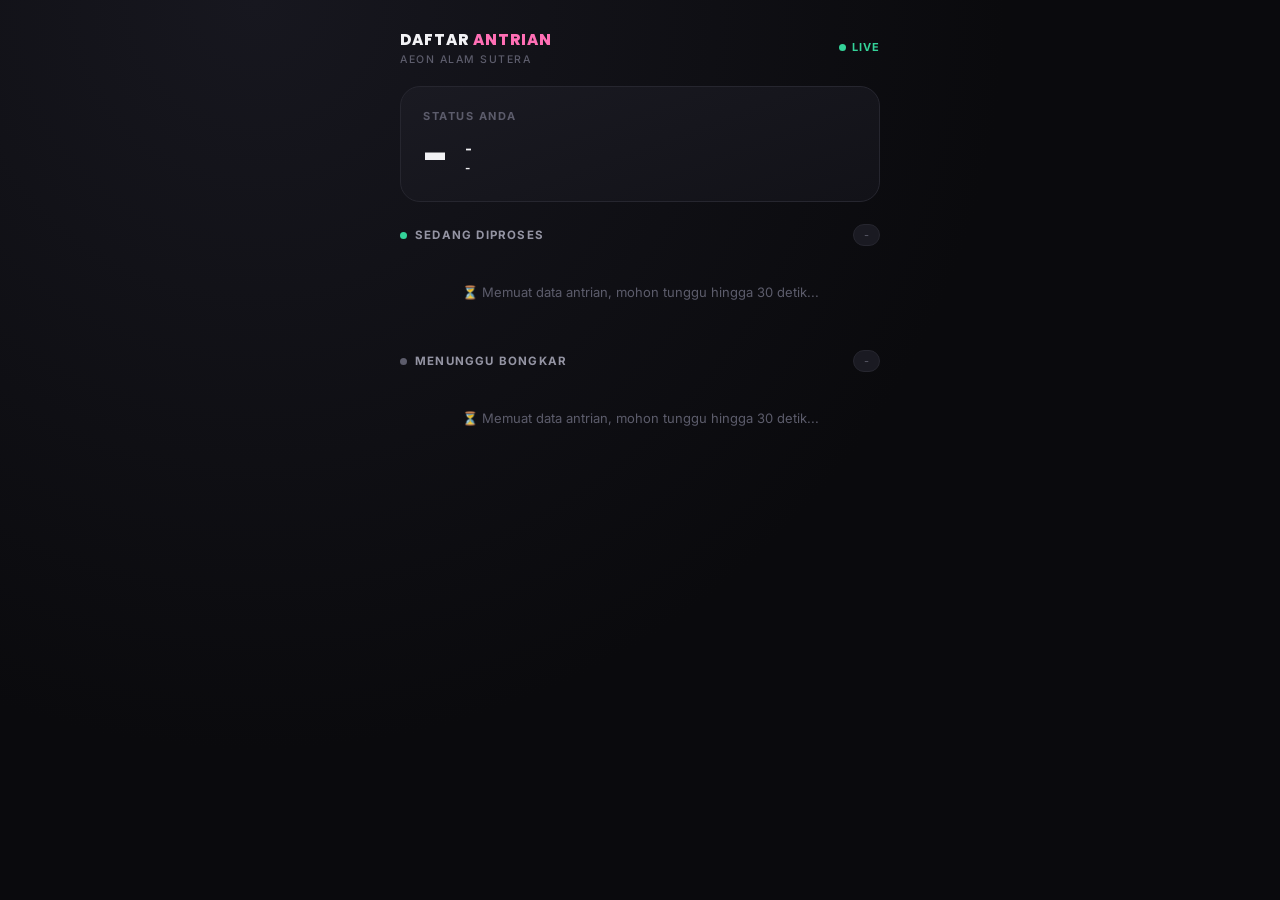
<file: status-antrian.html>
<!DOCTYPE html>
<html lang="id">

<head>

    <meta charset="UTF-8">
    <meta name="viewport" content="width=device-width, initial-scale=1.0">

    <title>Status Antrian — AEON</title>

    <link rel="preconnect" href="https://fonts.googleapis.com">
    <link href="https://fonts.googleapis.com/css2?family=Poppins:wght@600;700;800&family=Inter:wght@400;500;600;700&display=swap" rel="stylesheet">

    <style>
        :root{
            --merah:#ff5c5c;
            --kuning:#ffd23f;
            --hijau:#34d399;
            --putih:#e8e8e8;
            --express:#ff6fb5;
            --bg-0:#0a0a0d;
            --bg-1:#121218;
            --bg-2:#1a1a22;
            --line:#26262f;
            --ink:#f2f2f5;
            --ink-soft:#9494a3;
            --ink-faint:#5c5c6b;
        }

        *{ box-sizing:border-box; }
        html,body{ margin:0; padding:0; }

        body{
            min-height:100vh;
            background: radial-gradient(circle at 20% 0%, #17171f 0%, var(--bg-0) 55%);
            font-family:'Inter', system-ui, sans-serif;
            color:var(--ink);
            padding: 28px 16px 60px;
        }

        .wrap{ max-width:480px; margin:0 auto; }

        .header-row{
            display:flex;
            align-items:center;
            justify-content:space-between;
            margin-bottom:20px;
        }
        .brand{
            font-family:'Poppins', sans-serif;
            font-weight:800;
            font-size:15px;
            letter-spacing:1px;
        }
        .brand span{ color:var(--express); }
        .brand small{
            display:block;
            font-family:'Inter',sans-serif;
            font-weight:500;
            font-size:10.5px;
            letter-spacing:1.5px;
            color:var(--ink-faint);
            margin-top:2px;
        }
        .live-pill{
            display:flex;
            align-items:center;
            gap:6px;
            font-size:11px;
            font-weight:700;
            letter-spacing:1px;
            color:var(--hijau);
        }
        .live-dot{
            width:7px; height:7px;
            border-radius:50%;
            background:var(--hijau);
            animation: pulse-dot 1.4s ease-in-out infinite;
        }
        @keyframes pulse-dot{
            0%,100%{ opacity:1; box-shadow:0 0 0 0 rgba(52,211,153,.5); }
            50%{ opacity:0.4; }
        }

        /* ---------- Kartu status saya ---------- */
        .my-card{
            background: linear-gradient(160deg, var(--bg-2), var(--bg-1));
            border:1px solid var(--line);
            border-radius:20px;
            padding:22px;
            margin-bottom:22px;
        }
        .my-card .label{
            font-size:11px;
            letter-spacing:1.5px;
            color:var(--ink-faint);
            font-weight:700;
            margin-bottom:12px;
        }
        .my-card .row{
            display:flex;
            align-items:center;
            gap:16px;
        }
        .my-num{
            font-family:'Poppins', sans-serif;
            font-weight:800;
            font-size:44px;
            line-height:1;
        }
        .my-info .nama{ font-weight:700; font-size:15px; }
        .my-info .warna{
            font-size:11.5px;
            font-weight:700;
            letter-spacing:0.5px;
            margin-top:3px;
        }
        .ahead-box{
            margin-top:16px;
            background: var(--bg-0);
            border:1px solid var(--line);
            border-radius:14px;
            padding:12px 16px;
        }
        .ahead-box .n{
            font-family:'Poppins', sans-serif;
            font-weight:800;
            font-size:20px;
        }
        .ahead-box .t{
            font-size:11px;
            color:var(--ink-faint);
            letter-spacing:0.5px;
            margin-top:2px;
        }
        .done-msg{
            font-size:13.5px;
            color:var(--hijau);
            font-weight:600;
            margin-top:14px;
        }
        .stage-msg{
            display:inline-flex;
            align-items:center;
            gap:7px;
            font-size:12.5px;
            font-weight:700;
            letter-spacing:0.3px;
            margin-top:16px;
            padding:9px 14px;
            border-radius:10px;
            background: var(--bg-0);
            border:1px solid currentColor;
        }
        .stage-msg::before{
            content:'';
            width:7px; height:7px;
            border-radius:50%;
            background: currentColor;
            flex-shrink:0;
        }

        /* ---------- Section header ---------- */
        .section-head{
            display:flex;
            align-items:center;
            justify-content:space-between;
            margin: 22px 0 10px;
        }
        .section-title{
            display:flex;
            align-items:center;
            gap:8px;
            font-size:11.5px;
            font-weight:700;
            letter-spacing:1.2px;
            color:var(--ink-soft);
        }
        .section-title .dot{
            width:7px; height:7px;
            border-radius:50%;
        }
        .section-title.bongkar .dot{ background:var(--hijau); }
        .section-title.tunggu .dot{ background:var(--ink-faint); }
        .section-count{
            font-size:11px;
            color:var(--ink-faint);
            background:var(--bg-2);
            border:1px solid var(--line);
            padding:3px 10px;
            border-radius:999px;
        }

        /* ---------- Item antrian ---------- */
        .q-item{
            display:flex;
            flex-wrap:wrap;
            align-items:center;
            gap:8px 14px;
            background:var(--bg-1);
            border:1px solid var(--line);
            border-radius:14px;
            padding:12px 14px;
            margin-bottom:8px;
        }
        .q-item.mine{
            border-color: currentColor;
            background: var(--bg-2);
        }
        .q-top{
            display:flex;
            align-items:center;
            gap:10px;
            flex:1;
            min-width:0;
            width:100%;
        }
        .q-badge{
            font-family:'Poppins', sans-serif;
            font-weight:800;
            font-size:15px;
            flex-shrink:0;
        }
        .q-info{ flex:1; min-width:0; }
        .q-nama{
            font-size:12px;
            font-weight:600;
            white-space:normal;
            overflow-wrap:break-word;
            line-height:1.3;
        }
        .q-status-tag{
            font-size:9px;
            font-weight:700;
            letter-spacing:0.3px;
            padding:5px 10px;
            border-radius:999px;
            border:1px solid currentColor;
            white-space:normal;
            text-align:center;
            line-height:1.3;
            width:100%;
            box-sizing:border-box;
        }
        .q-anda-tag{
            font-size:9px;
            font-weight:700;
            letter-spacing:0.3px;
            padding:5px 10px;
            border-radius:999px;
            background: var(--express);
            color:#1a0a14;
            white-space:nowrap;
            text-align:center;
            width:100%;
            box-sizing:border-box;
        }

        .empty-state{
            text-align:center;
            padding: 28px 10px;
            color: var(--ink-faint);
            font-size:13px;
        }

        /* Warna per kategori antrian */
        .c-merah{ color:var(--merah); }
        .c-kuning{ color:var(--kuning); }
        .c-hijau{ color:var(--hijau); }
        .c-putih{ color:var(--putih); }
        .c-express{ color:var(--express); }
    </style>

</head>

<body>

<div class="wrap">

    <div class="header-row">
        <div class="brand">
            DAFTAR<span> ANTRIAN</span>
            <small>AEON ALAM SUTERA</small>
        </div>
        <div class="live-pill"><span class="live-dot"></span>LIVE</div>
    </div>

    <div class="my-card" id="myCard">
        <div class="label">STATUS ANDA</div>
        <div class="row">
            <div class="my-num" id="myNum">-</div>
            <div class="my-info">
                <div class="nama" id="myNama">-</div>
                <div class="warna" id="myWarnaLabel">-</div>
            </div>
        </div>
        <div class="stage-msg" id="stageMsg" style="display:none;"></div>
        <div class="ahead-box" id="aheadBox" style="display:none;">
            <div class="n" id="aheadCount">-</div>
            <div class="t">SUPPLIER DI DEPAN ANDA</div>
        </div>
        <div class="done-msg" id="doneMsg" style="display:none;">
            ✓ Proses Anda sudah selesai. Terima kasih!
        </div>
    </div>

    <div class="section-head">
        <div class="section-title bongkar"><span class="dot"></span>SEDANG DIPROSES</div>
        <div class="section-count" id="countBongkar">-</div>
    </div>
    <div id="listBongkar"><div class="empty-state">⏳ Memuat data antrian, mohon tunggu hingga 30 detik...</div></div>

    <div class="section-head">
        <div class="section-title tunggu"><span class="dot"></span>MENUNGGU BONGKAR</div>
        <div class="section-count" id="countTunggu">-</div>
    </div>
    <div id="listTunggu"><div class="empty-state">⏳ Memuat data antrian, mohon tunggu hingga 30 detik...</div></div>

</div>

<script>
// GANTI dengan Web App URL hasil deploy google-apps-script-status-antrian.gs
const STATUS_SCRIPT_URL = 'https://script.google.com/macros/s/AKfycbx6RBKQu_XrNkzFzDa5zG-iYIuEUrNgFZxaThLWB--xkxMl_Mr7nkDft8wmoqWj9hU/exec';

const params = new URLSearchParams(window.location.search);
const myNoAntrian = (params.get('no') || '').trim().toUpperCase();
const myNamaFromUrl = (params.get('nama') || '').trim();

function extractWarna(noAntrian){
    const match = String(noAntrian || '').trim().toUpperCase().match(/[A-Z]+$/);
    return match ? match[0] : '';
}
const myWarna = extractWarna(myNoAntrian);
const warnaClass = 'c-' + myWarna.toLowerCase();

// Isi kartu status awal (sebelum data kefetch)
if(myNoAntrian){
    document.getElementById('myNum').textContent = myNoAntrian.replace(/[A-Z]+$/, '');
    document.getElementById('myNum').className = 'my-num ' + warnaClass;
    document.getElementById('myNama').textContent = myNamaFromUrl || '-';
    document.getElementById('myWarnaLabel').textContent = 'ANTRIAN ' + myWarna;
    document.getElementById('myWarnaLabel').className = 'warna ' + warnaClass;
}

const BONGKAR_STAGES = ['Menunggu Staff Untuk Proses Bongkar', 'Sedang Bongkar', 'Menunggu Surat Jalan Diproses'];

function renderItem(item){
    const cls = 'c-' + (item.warna || '').toLowerCase();
    const isMine = item.noAntrian.trim().toUpperCase() === myNoAntrian && myNoAntrian !== '';
    return `
        <div class="q-item ${isMine ? 'mine ' + cls : ''}">
            <div class="q-top">
                <div class="q-badge ${cls}">${item.noAntrian}</div>
                <div class="q-info">
                    <div class="q-nama">${item.namaSupplier}</div>
                </div>
            </div>
            ${isMine ? '<div class="q-anda-tag">ANDA</div>' : `<div class="q-status-tag ${cls}">${item.tahap.toUpperCase()}</div>`}
        </div>
    `;
}

function renderList(data){
    // Filter cuma warna yang sama kayak punya sendiri
    const allMine = myWarna ? data.filter(item => (item.warna || '').toUpperCase() === myWarna) : data;

    // Yang sudah DONE tidak usah ditampilkan di 2 daftar (tapi tetap dipakai
    // untuk mencari status pribadi di bawah)
    const active = allMine.filter(item => !item.done);

    const bongkar = active.filter(item => BONGKAR_STAGES.indexOf(item.tahap) !== -1);
    const tunggu = active.filter(item => BONGKAR_STAGES.indexOf(item.tahap) === -1);

    document.getElementById('countBongkar').textContent = bongkar.length + ' dok aktif';
    document.getElementById('countTunggu').textContent = tunggu.length + ' dalam antrian';

    document.getElementById('listBongkar').innerHTML = bongkar.length
        ? bongkar.map(renderItem).join('')
        : '<div class="empty-state">Belum ada yang diproses.</div>';

    document.getElementById('listTunggu').innerHTML = tunggu.length
        ? tunggu.map(renderItem).join('')
        : '<div class="empty-state">Tidak ada yang menunggu.</div>';

    // ---------- Update kartu "Status Anda" ----------
    const stageMsg = document.getElementById('stageMsg');
    const aheadBox = document.getElementById('aheadBox');
    const doneMsg = document.getElementById('doneMsg');

    if(!myNoAntrian){
        stageMsg.style.display = 'none';
        aheadBox.style.display = 'none';
        doneMsg.style.display = 'none';
        return;
    }

    const myItem = allMine.find(item => item.noAntrian.trim().toUpperCase() === myNoAntrian);

    if(!myItem){
        // Belum ada baris untuk nomor ini sama sekali di sheet checker ->
        // anggap checker belum mulai proses apa-apa
        doneMsg.style.display = 'none';
        aheadBox.style.display = 'none';
        stageMsg.style.display = 'inline-flex';
        stageMsg.className = 'stage-msg ' + warnaClass;
        stageMsg.textContent = 'MENUNGGU BONGKAR';
        return;
    }

    document.getElementById('myNama').textContent = myItem.namaSupplier;

    if(myItem.done){
        stageMsg.style.display = 'none';
        aheadBox.style.display = 'none';
        doneMsg.style.display = 'block';
        return;
    }

    doneMsg.style.display = 'none';
    stageMsg.style.display = 'inline-flex';
    stageMsg.className = 'stage-msg ' + warnaClass;
    stageMsg.textContent = myItem.tahap.toUpperCase();

    const myIndex = active.findIndex(item => item.noAntrian.trim().toUpperCase() === myNoAntrian);
    if(myIndex > 0){
        aheadBox.style.display = 'block';
        document.getElementById('aheadCount').textContent = myIndex;
    } else {
        aheadBox.style.display = 'none';
    }
}

async function loadStatus(){
    try{
        const response = await fetch(STATUS_SCRIPT_URL);
        const result = await response.json();
        if(result.success){
            renderList(result.data);
        }
    }catch(err){
        console.error(err);
    }
}

loadStatus();
setInterval(loadStatus, 8000);
</script>

</body>

</html>
</file>
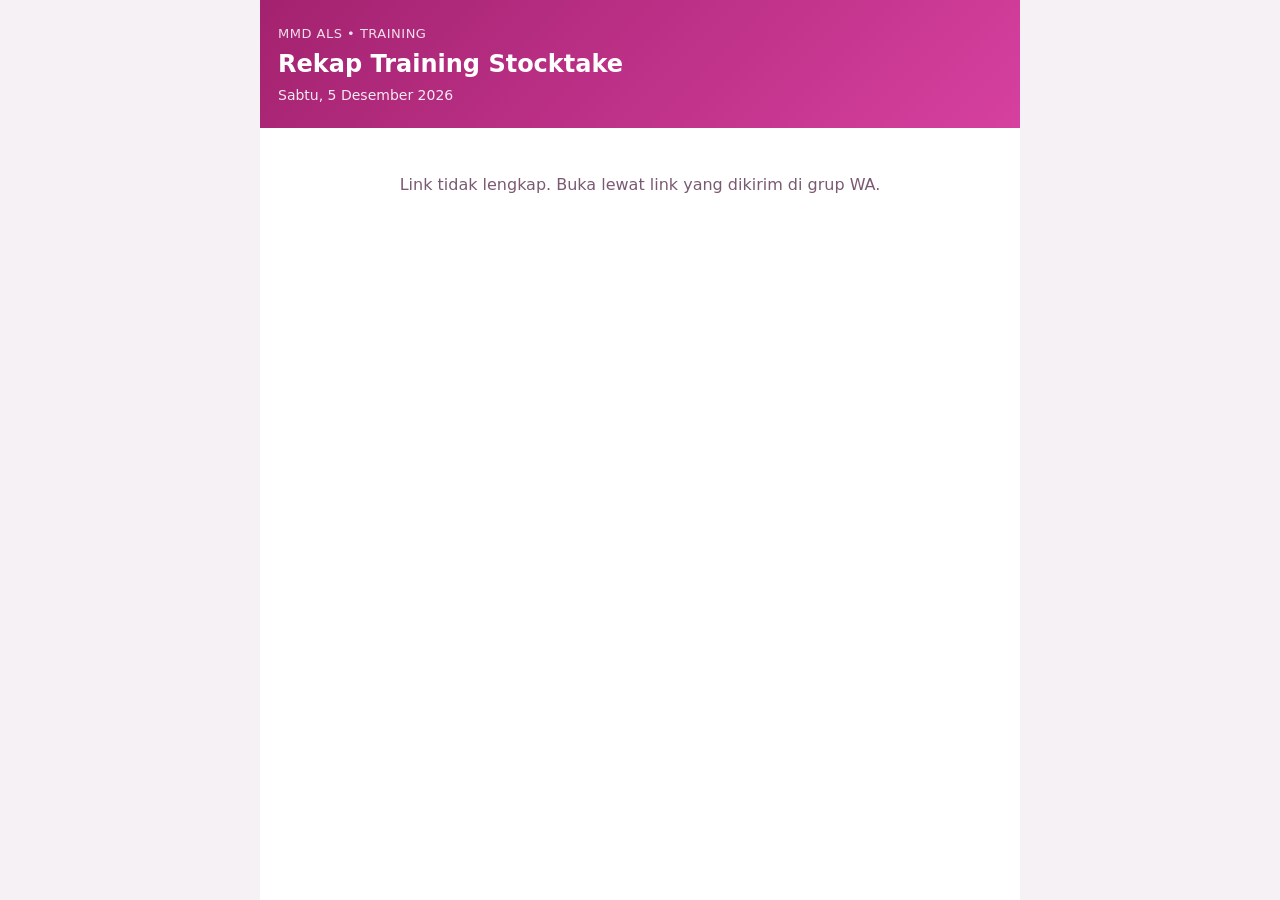
<file: training/rekap.html>
<!doctype html>
<html lang="id">
<head>
<meta charset="utf-8">
<meta name="viewport" content="width=device-width, initial-scale=1">
<meta name="robots" content="noindex">
<title>Rekap Training Stocktake</title>
<style>
:root{--mag:#a3226f;--pink:#d6409f;--mute:#7a5a72;--line:#f0dce9;--soft:#faf5f9;--red:#c0262d}
*{box-sizing:border-box;margin:0}
body{font-family:system-ui,-apple-system,"Segoe UI",Roboto,Arial,sans-serif;background:#f6f1f5;color:#2a1f29;line-height:1.4}
.wrap{max-width:760px;margin:0 auto;background:#fff;min-height:100vh}
.hd{background:linear-gradient(135deg,var(--mag),var(--pink));color:#fff;padding:22px 18px}
.hd small{opacity:.85;letter-spacing:.5px;font-size:13px}
.hd h1{font-size:24px;margin-top:4px}
.hd .d{font-size:14px;opacity:.9;margin-top:4px}
.bd{padding:16px 16px 28px}
.kpis{display:grid;grid-template-columns:repeat(3,1fr);gap:10px}
.k{border:2px solid var(--line);border-radius:14px;padding:12px}
.k .t{font-size:13px;color:var(--mute);font-weight:600}
.k .n{font-size:30px;font-weight:800;color:var(--mag);margin-top:2px}
.k .n i{font-size:15px;font-style:normal;color:#9b8795;font-weight:600}
.k .s{font-size:12px;color:var(--mute)}
.bar{height:7px;background:var(--line);border-radius:5px;margin-top:8px;overflow:hidden}
.bar b{display:block;height:100%;background:var(--pink)}
h2{font-size:18px;margin:24px 0 10px;display:flex;align-items:center;gap:8px;flex-wrap:wrap}
.tag{background:#fde8e8;color:var(--red);font-size:13px;padding:2px 10px;border-radius:20px;font-weight:700}
.tag.g{background:#fff1d6;color:#8a5a00}
.row{display:flex;justify-content:space-between;align-items:center;gap:10px;padding:10px 12px;border-radius:10px;background:var(--soft);margin-bottom:6px;font-size:15px}
.row .m{font-size:13px;color:var(--mute)}
.sc{background:var(--red);color:#fff;border-radius:8px;padding:2px 10px;font-weight:800;font-size:16px;flex:none}
.tabs{display:flex;gap:8px;margin-bottom:10px}
.tabs button{flex:1;border:2px solid var(--line);background:#fff;border-radius:10px;padding:9px 6px;font-size:14px;font-weight:700;color:var(--mute);cursor:pointer}
.tabs button.on{background:var(--mag);border-color:var(--mag);color:#fff}
input[type=search]{width:100%;padding:10px 12px;border:2px solid var(--line);border-radius:10px;font-size:15px;margin-bottom:10px}
.no{color:#9b8795;font-size:13px;margin-right:8px;min-width:28px;display:inline-block}
.empty{color:var(--mute);font-size:14px;padding:8px 2px}
.mat{display:block;text-align:center;margin-top:22px;padding:13px;border-radius:12px;background:var(--mag);color:#fff;font-weight:700;text-decoration:none}
.ft{font-size:12px;color:#9b8795;text-align:center;margin-top:14px}
.err{padding:30px 18px;text-align:center;color:var(--mute)}
</style>
</head>
<body>
<div class="wrap">
  <div class="hd"><small>MMD ALS • TRAINING</small><h1>Rekap Training Stocktake</h1><div class="d" id="tgl">Memuat…</div></div>
  <div class="bd" id="app"><div class="err">Memuat data…</div></div>
</div>
<script>
const API = "https://akrjxgtevgwadhslkhee.supabase.co/functions/v1/training-rekap";
const MATERI = "https://registrasisupplierals.my.id/training/";
const LBL = {counter:"Counter",scanner:"Scanner",auditor:"Auditor"};
const JN = {pretest:"Pre Test",posttest:"Post Test"};
let DATA=null, tab="scanner", q="";

const esc = s => String(s ?? "").replace(/[&<>"]/g, c => ({"&":"&amp;","<":"&lt;",">":"&gt;",'"':"&quot;"}[c]));

function kpi(t,n,u,s,p){
  return `<div class="k"><div class="t">${t}</div><div class="n">${n} <i>${u}</i></div><div class="s">${s}</div><div class="bar"><b style="width:${Math.min(100,Math.round(p))}%"></b></div></div>`;
}

function render(){
  const d = DATA, S = d.sections;
  const sc = S.scanner, au = S.auditor, c = S.counter;
  const pct = (a,b)=> b ? a/b*100 : 0;

  const rem = d.remedial.length
    ? d.remedial.map(r=>`<div class="row"><div>${esc(r.nama)} <span class="m">(${esc(r.info)})</span><div class="m">${LBL[r.section]} • ${JN[r.jenis]}</div></div><div class="sc">${r.nilai}</div></div>`).join("")
    : `<div class="empty">Tidak ada remedial.</div>`;

  const list = (S[tab].belum || []);
  const qq = q.trim().toLowerCase();
  const shown = qq ? list.filter(p => p.nama.toLowerCase().includes(qq) || String(p.id).includes(qq)) : list;
  const belumRows = shown.length
    ? shown.map((p,i)=>`<div class="row"><div><span class="no">${i+1}.</span>${esc(p.nama)}</div><div class="m">${esc(p.id)}</div></div>`).join("")
    : `<div class="empty">${list.length ? "Tidak ada yang cocok." : "Semua sudah melaksanakan 👍"}</div>`;

  document.getElementById("app").innerHTML = `
    <div class="kpis">
      ${kpi("Scanner", sc.pre, "/ "+sc.total, `Pre ${sc.pre} • Post ${sc.post}`, pct(sc.pre,sc.total))}
      ${kpi("Auditor", au.pre, "/ "+au.total, `Pre ${au.pre} • Post ${au.post}`, pct(au.pre,au.total))}
      ${kpi("Counter", c.hadir, "hadir", `${c.hadir} peserta`, c.hadir?100:0)}
    </div>
    <h2>Remedial <span class="tag">${d.remedial.length} orang</span></h2>
    <div class="m" style="font-size:13px;color:var(--mute);margin:-4px 0 8px">Nilai di bawah ${d.pass}</div>
    ${rem}
    <h2>Belum melaksanakan training <span class="tag g">${sc.belum.length} Scanner • ${au.belum.length} Auditor</span></h2>
    <div class="tabs">
      <button data-t="scanner" class="${tab==="scanner"?"on":""}">Scanner (${sc.belum.length})</button>
      <button data-t="auditor" class="${tab==="auditor"?"on":""}">Auditor (${au.belum.length})</button>
    </div>
    <input type="search" id="q" placeholder="Cari nama atau NIK…" value="${esc(q)}">
    <div id="belum">${belumRows}</div>
    <a class="mat" href="${MATERI}">📖 Buka materi training</a>
    <div class="ft">Diperbarui ${new Date(d.generated_at).toLocaleString("id-ID",{timeZone:"Asia/Jakarta",day:"numeric",month:"short",hour:"2-digit",minute:"2-digit"})} WIB</div>`;

  document.querySelectorAll(".tabs button").forEach(b=>b.onclick=()=>{tab=b.dataset.t;q="";render();});
  const qi=document.getElementById("q");
  qi.oninput=()=>{q=qi.value;const pos=qi.selectionStart;render();const n=document.getElementById("q");n.focus();n.setSelectionRange(pos,pos);};
}

(async function(){
  const k = new URLSearchParams(location.search).get("k");
  document.getElementById("tgl").textContent = new Date().toLocaleDateString("id-ID",{timeZone:"Asia/Jakarta",weekday:"long",day:"numeric",month:"long",year:"numeric"});
  if(!k){ document.getElementById("app").innerHTML='<div class="err">Link tidak lengkap. Buka lewat link yang dikirim di grup WA.</div>'; return; }
  try{
    const r = await fetch(API+"?k="+encodeURIComponent(k), {cache:"no-store"});
    if(!r.ok) throw new Error(r.status);
    DATA = await r.json();
    render();
  }catch(e){
    document.getElementById("app").innerHTML='<div class="err">Data tidak bisa dimuat ('+esc(e.message)+'). Coba refresh, atau minta link terbaru ke admin MMD.</div>';
  }
})();
</script>
</body>
</html>
</file>
